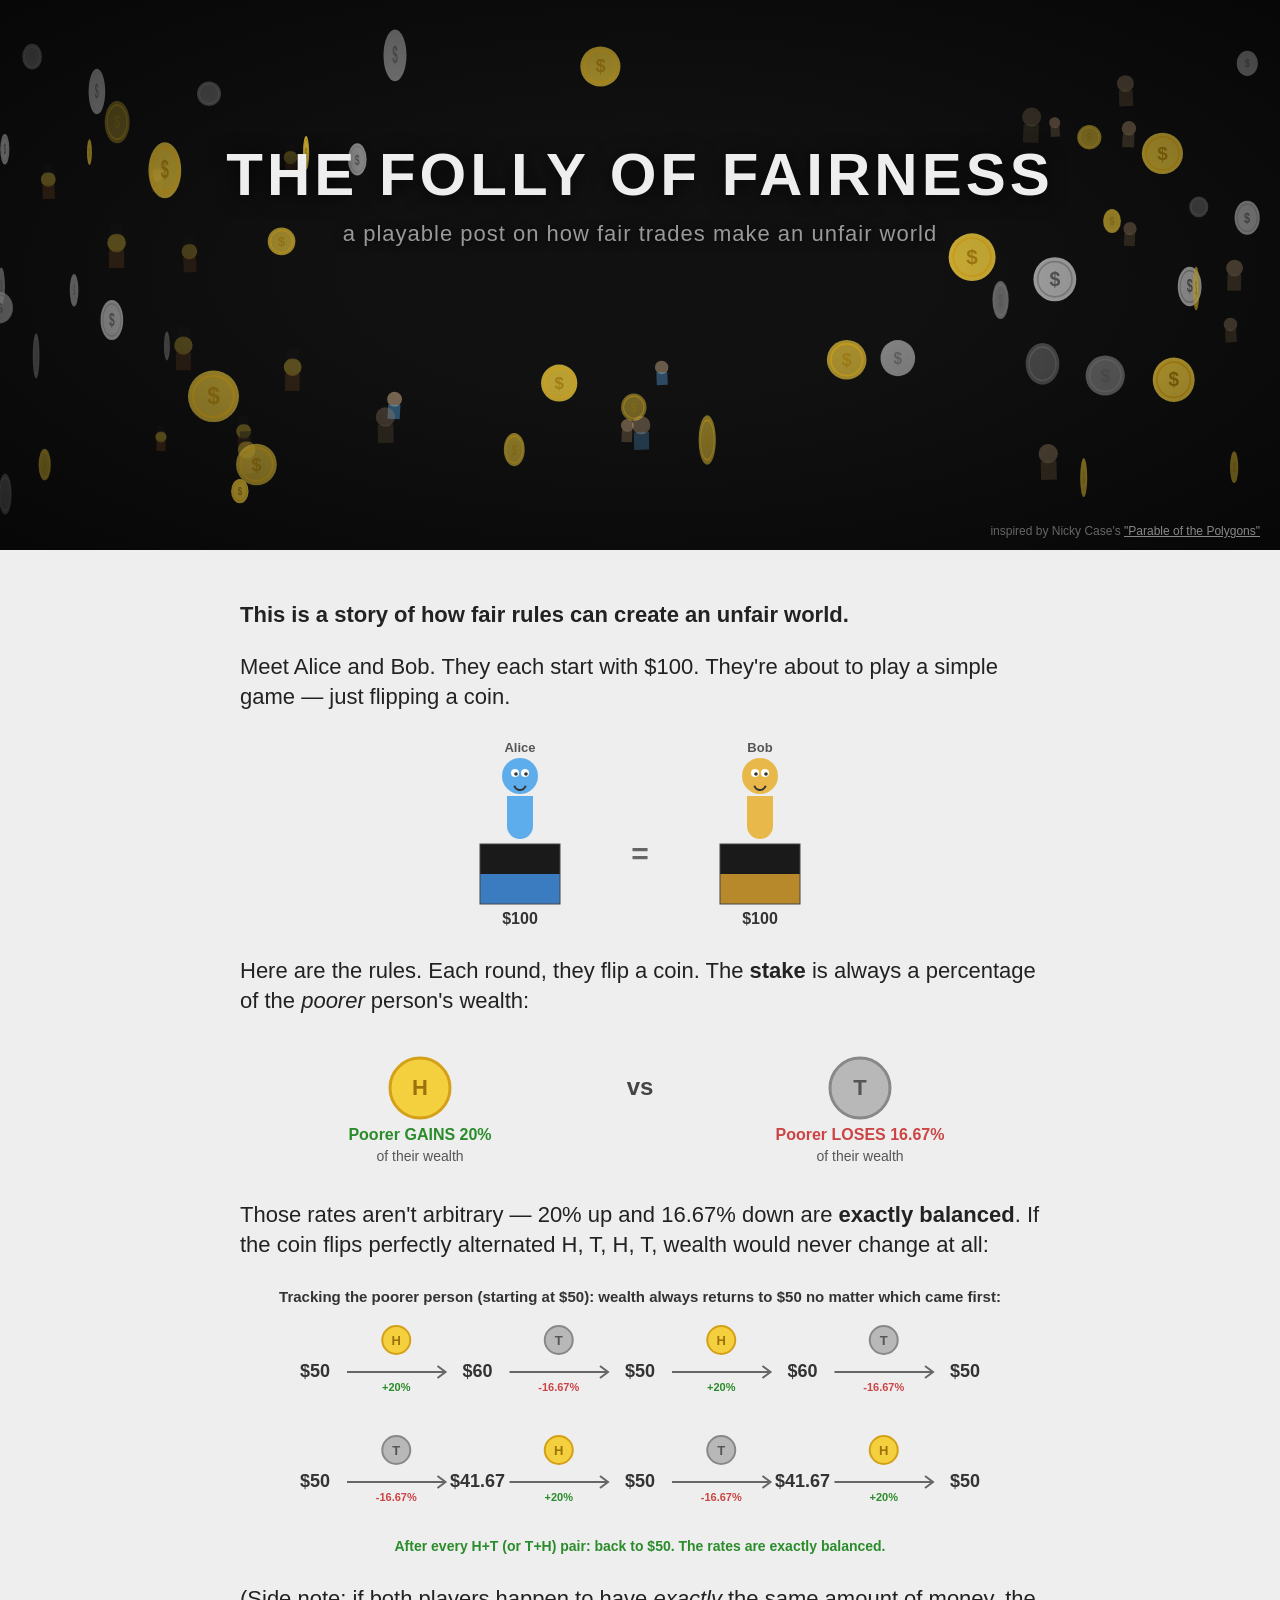
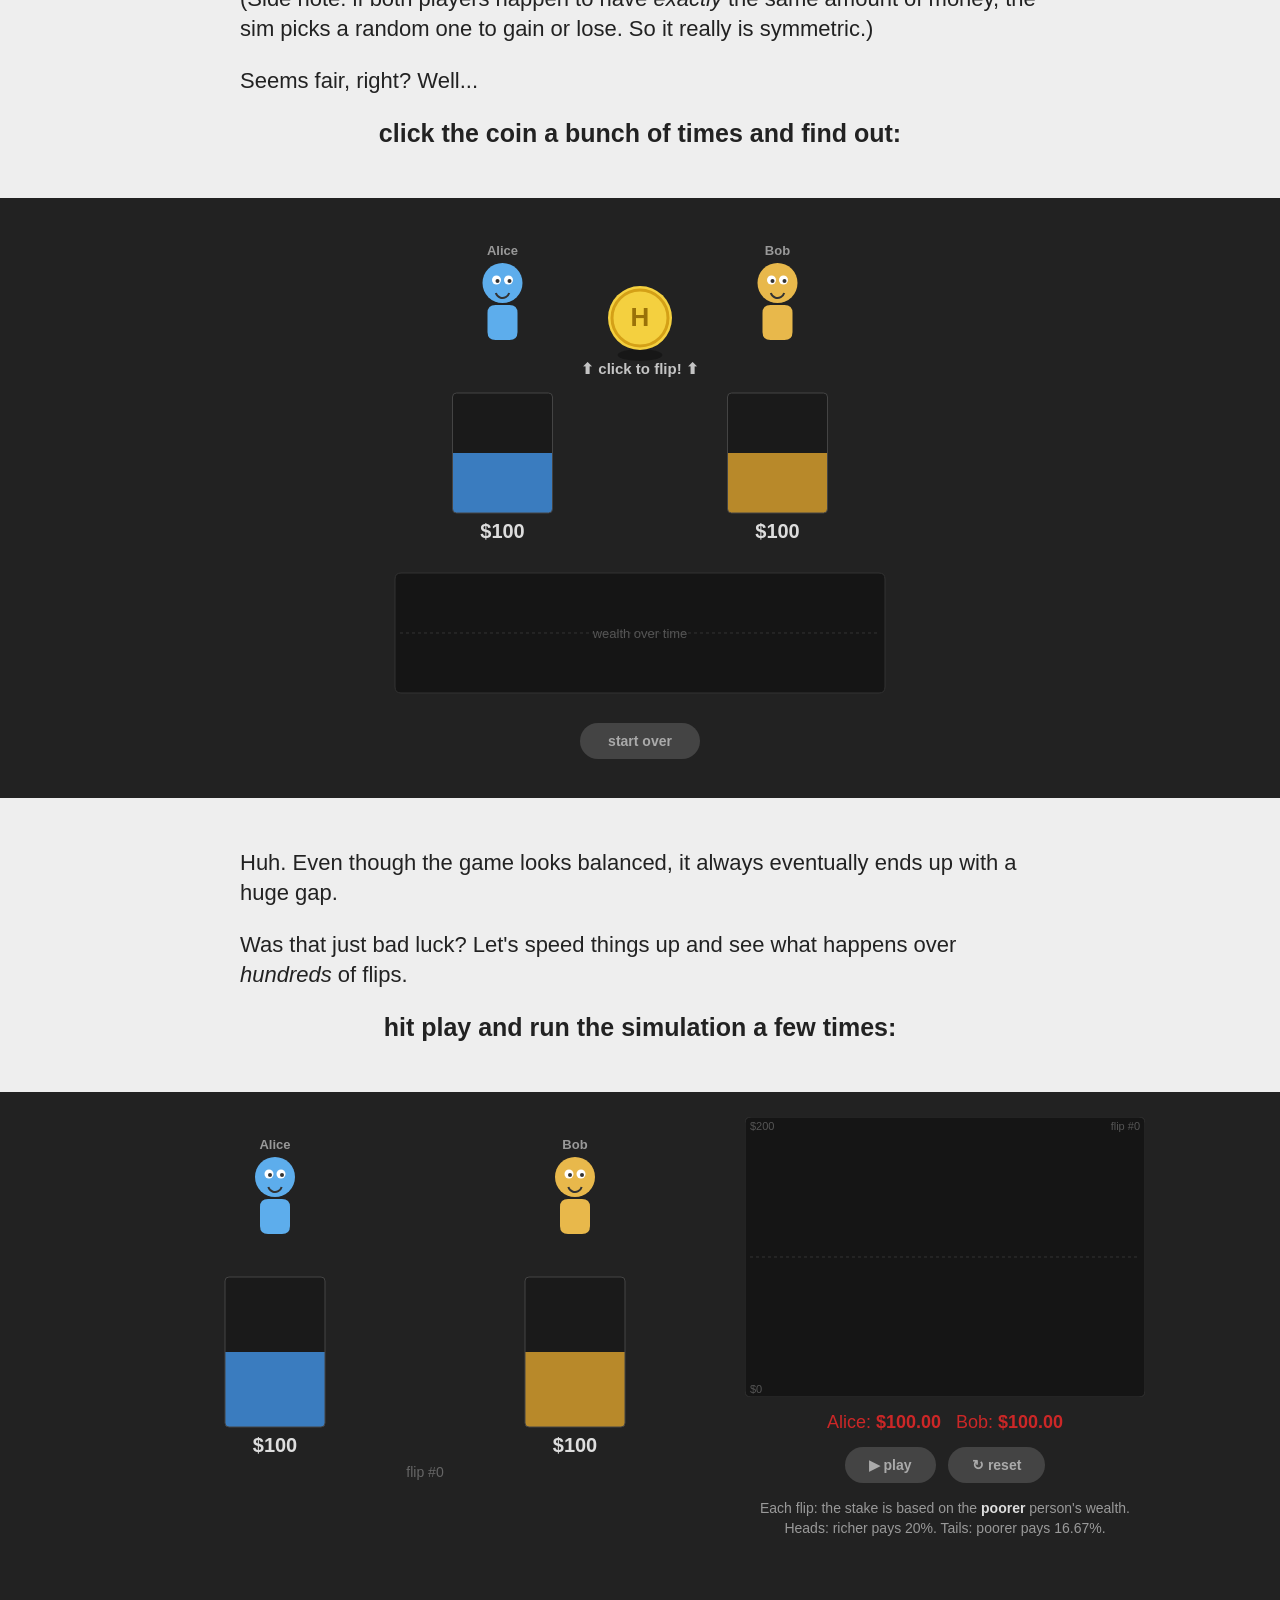
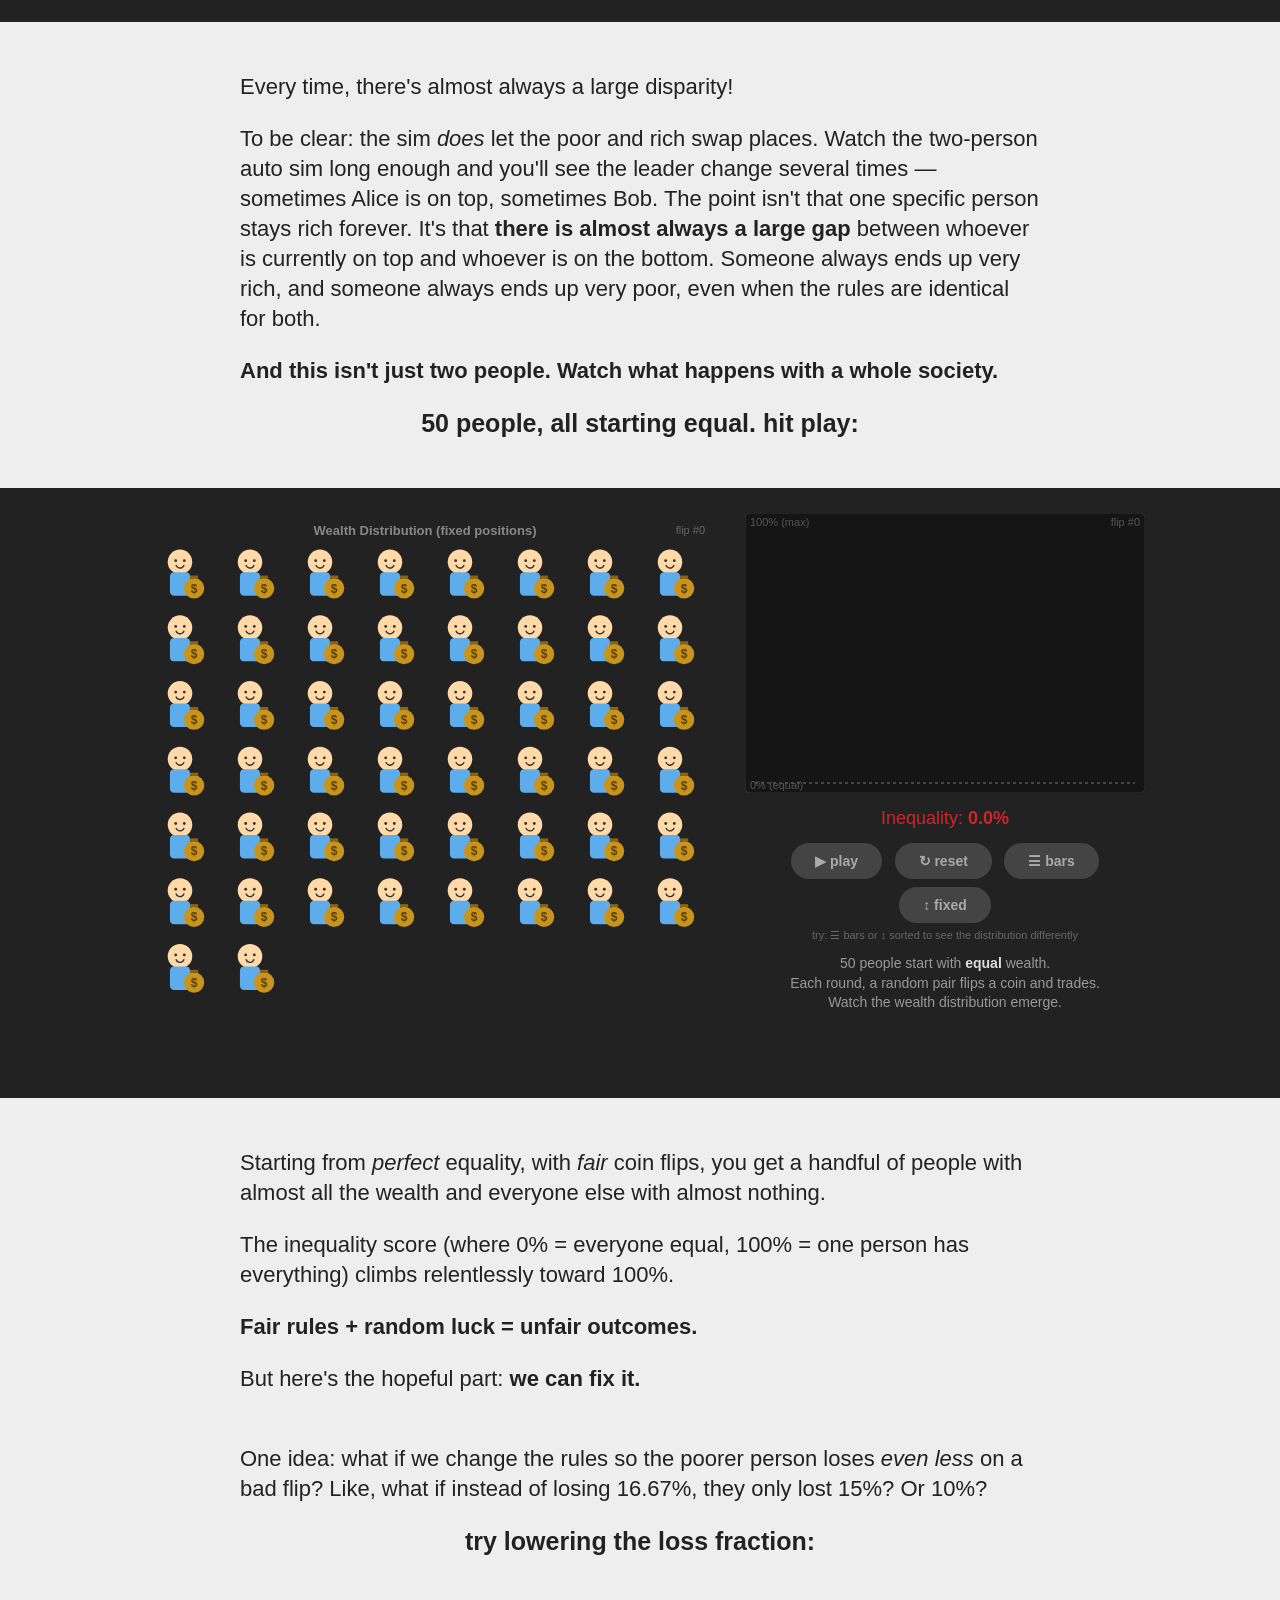
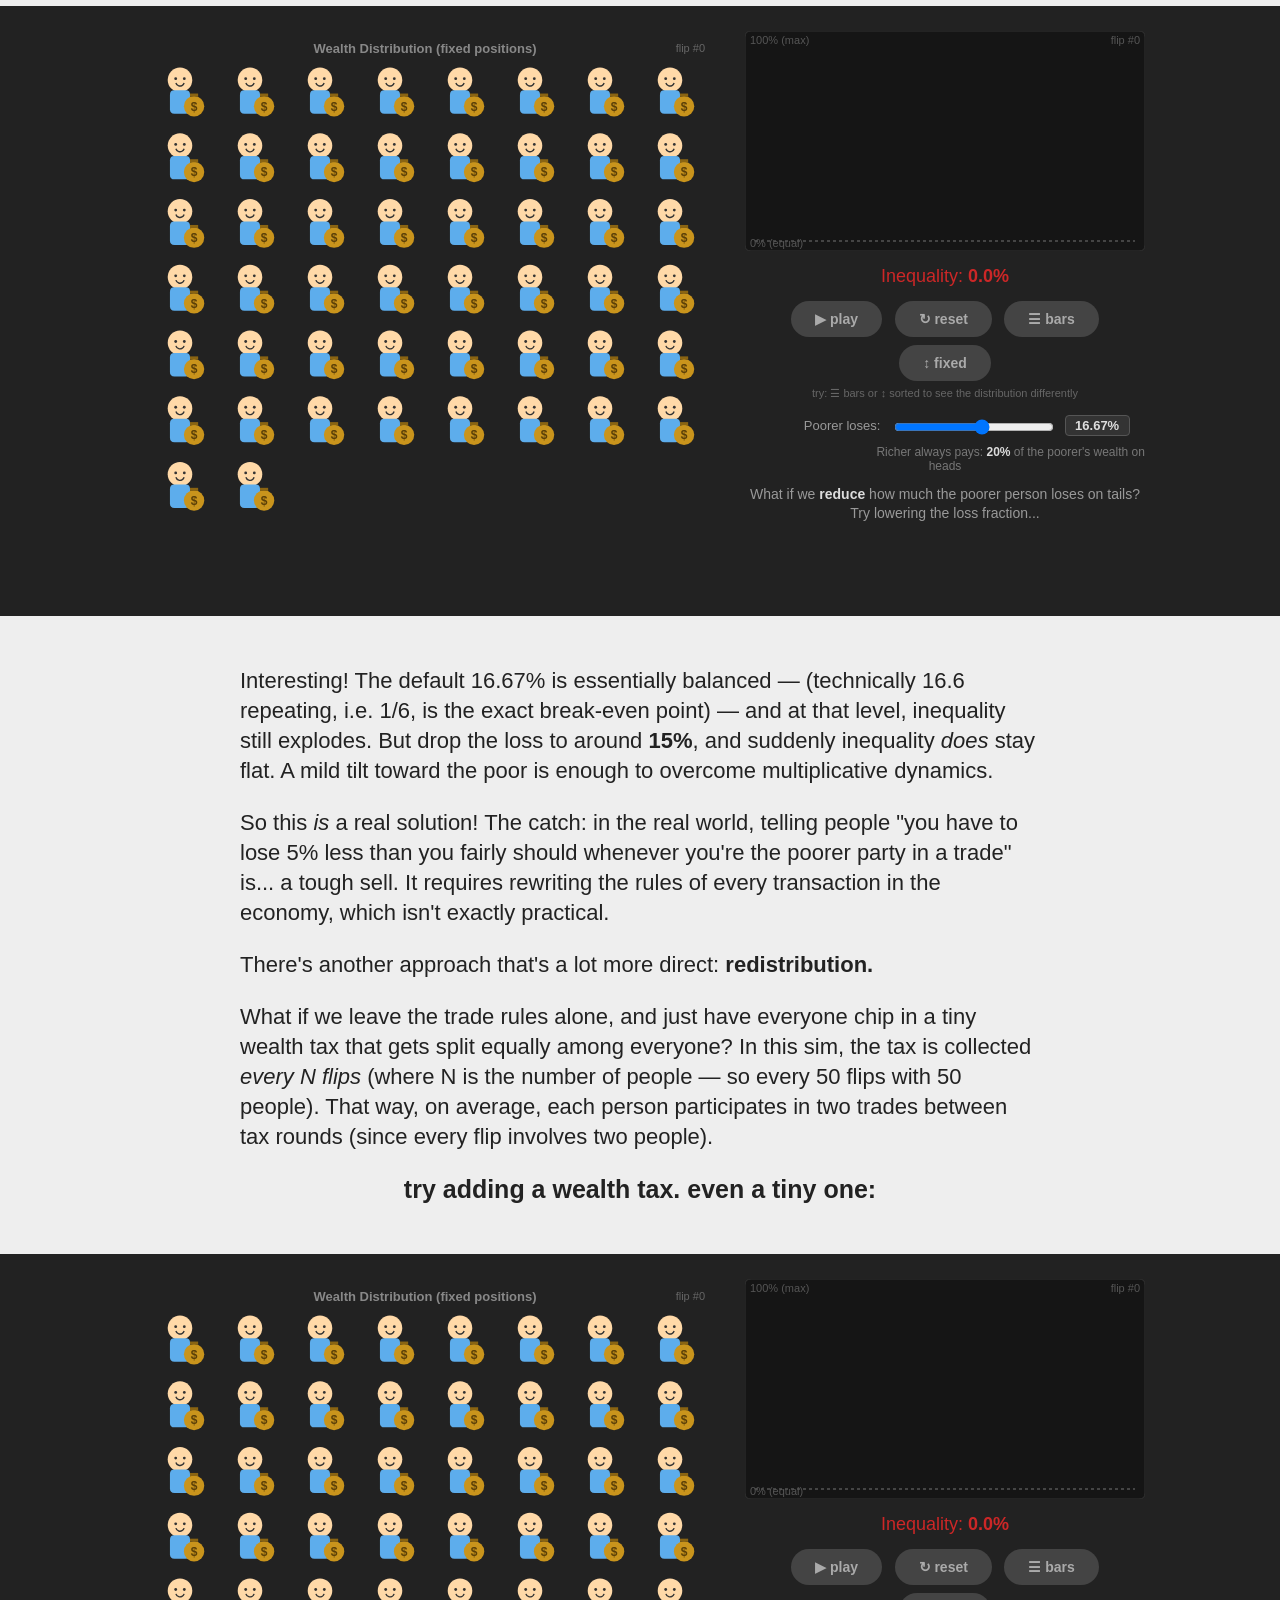
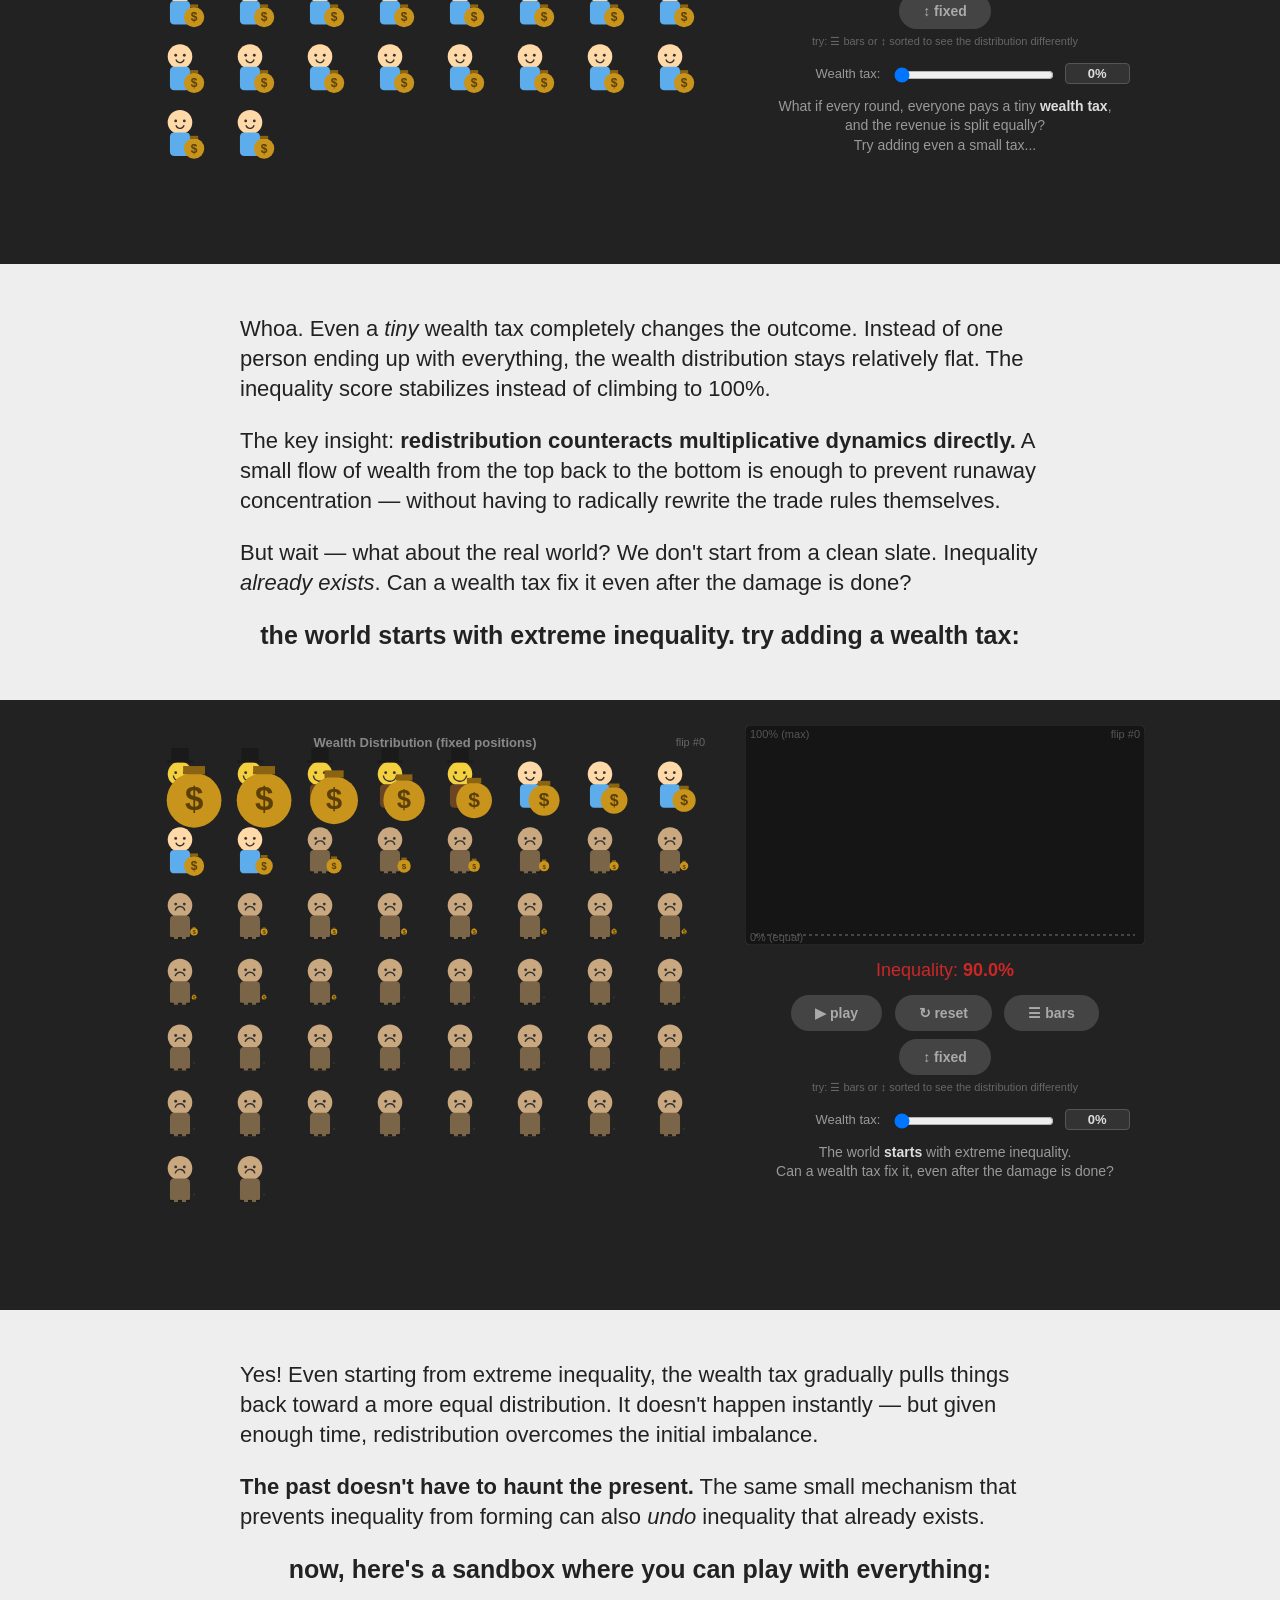
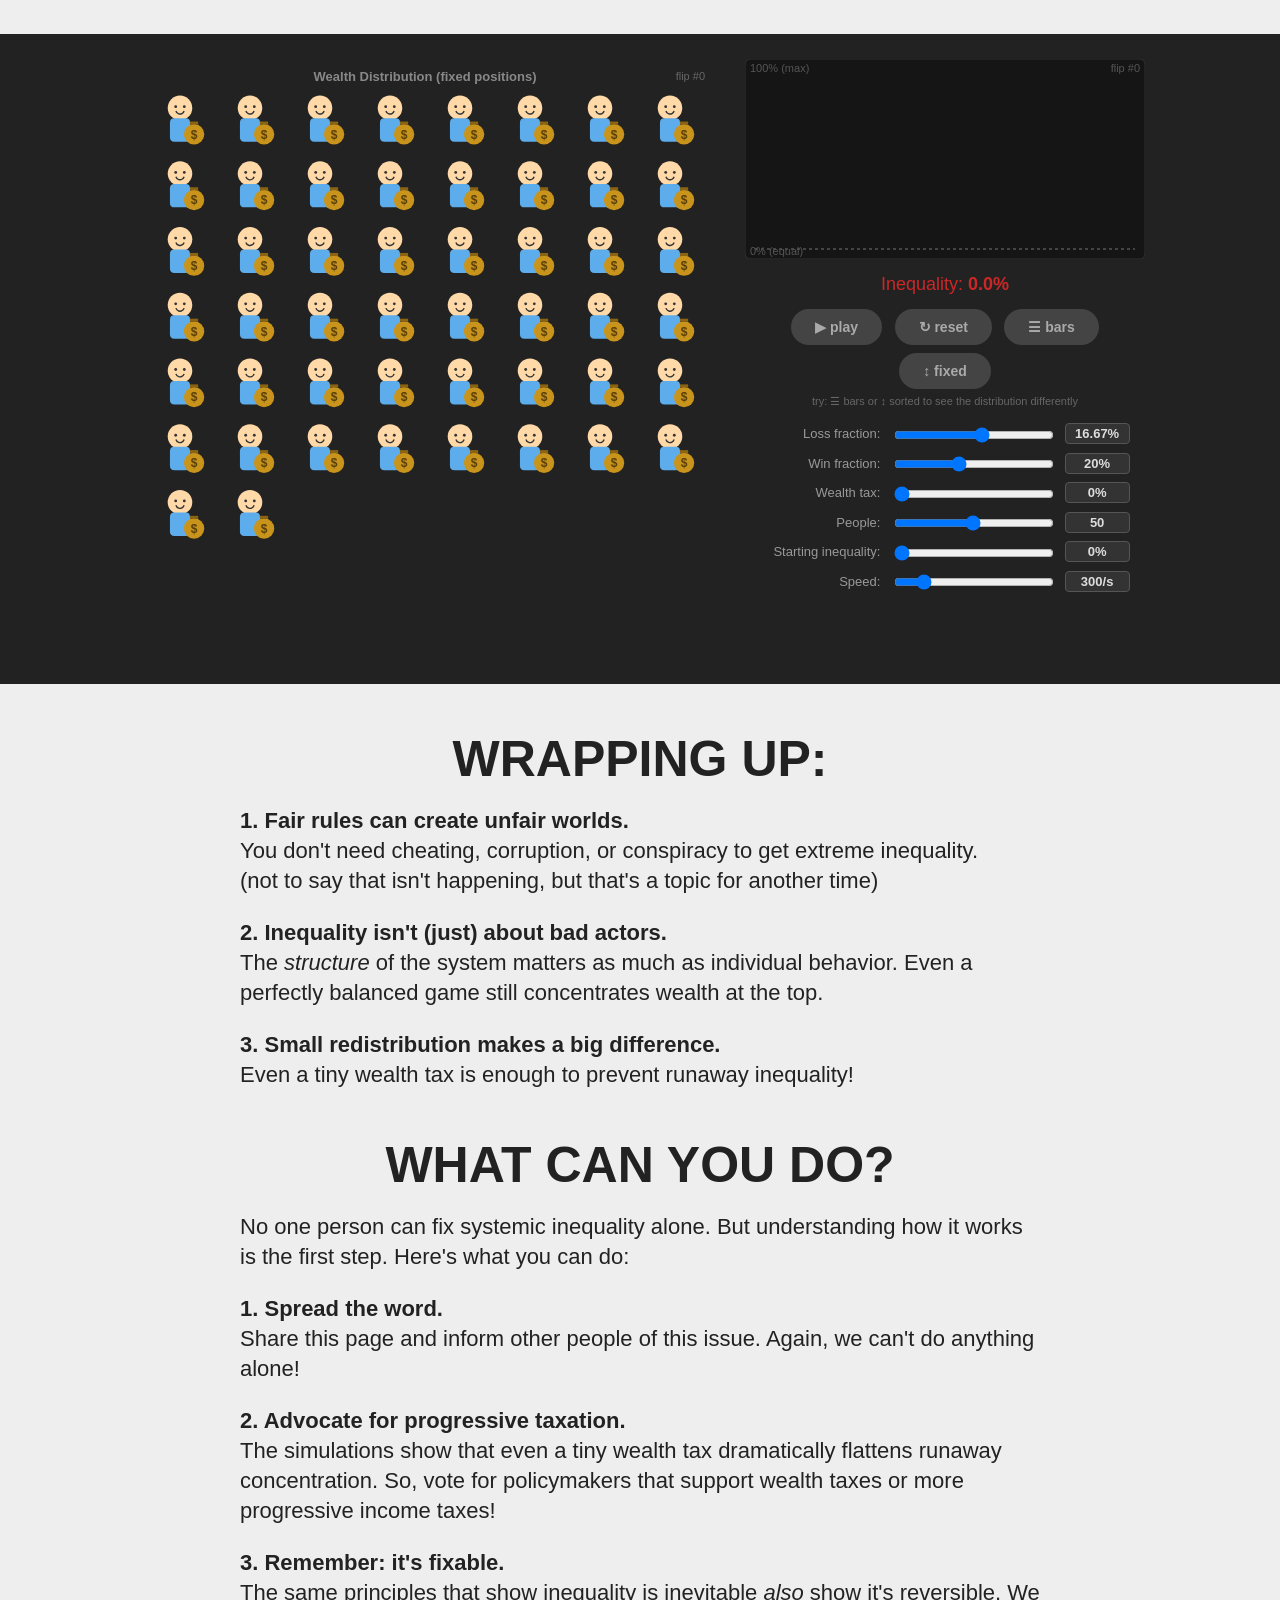
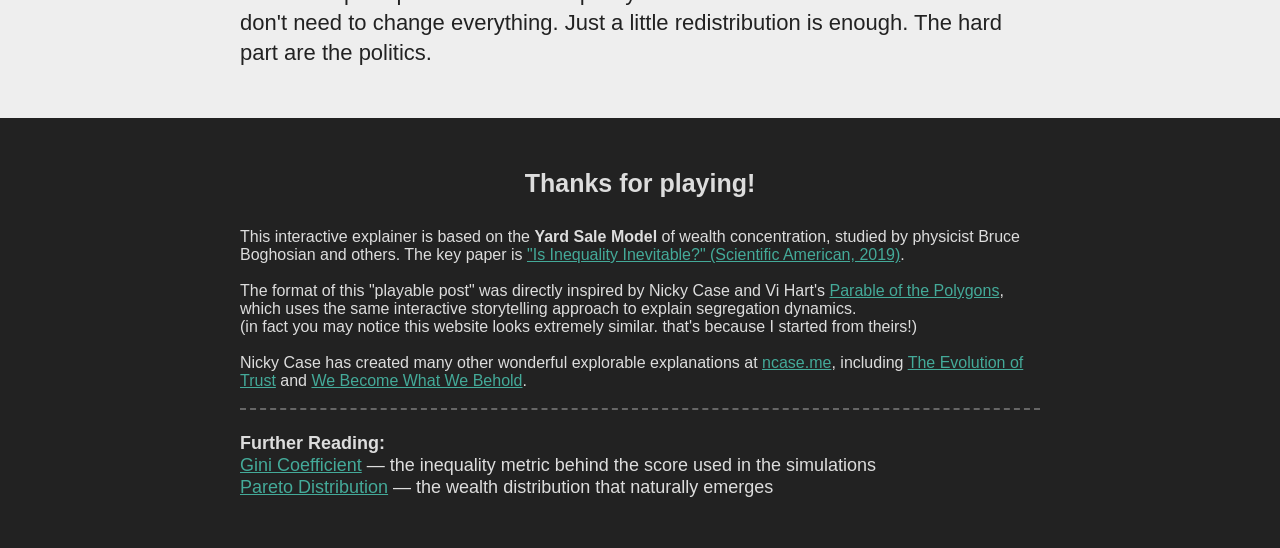
<file: index.html>
<!doctype html>
<html>
<head>

	<title>The Folly of Fairness - a playable post on wealth inequality</title>
	<meta name="description" content="A playable post on how fair trades can make an unfair world." />
	<link rel="icon" type="image/svg+xml" href="favicon.svg">

	<meta itemprop="name" content="The Folly of Fairness">
	<meta itemprop="description" content="A playable post on how fair trades can make an unfair world.">

	<meta name="twitter:card" content="summary_large_image">
	<meta name="twitter:title" content="The Folly of Fairness">
	<meta name="twitter:description" content="A playable post on how fair trades can make an unfair world.">

	<meta property="og:title" content="The Folly of Fairness">
	<meta property="og:type" content="website">
	<meta property="og:description" content="A playable post on how fair trades can make an unfair world.">

	<link href="css/index.css" rel="stylesheet" type="text/css">

</head>
<body>

	<!-- SPLASH -->
	<div id="intro_container">
		<div id="intro">
			<iframe src="play/intro/intro.html" id="intro_background" scrolling="no"></iframe>
		</div>
	</div>

	<!-- CHAPTER 1: INTRO -->
	<div class="chapter">

		<p><strong>This is a story of how fair rules can create an unfair world.</strong></p>
		<p>
			Meet Alice and Bob. They each start with $100.
			They're about to play a simple game &mdash;
			just flipping a coin.
		</p>

		<iframe playable src="play/mini/mini_equal.html" width="600" height="200" scrolling="no" style="margin:0 auto;display:block" embedded></iframe>

		<p>
			Here are the rules. Each round, they flip a coin.
			The <b>stake</b> is always a percentage of the <i>poorer</i> person's wealth:
		</p>

		<iframe playable src="play/mini/mini_expected.html" width="730" height="140" scrolling="no" style="margin:0 auto;display:block" embedded></iframe>

		<p>
			Those rates aren't arbitrary &mdash; 20% up and 16.67% down are <b>exactly balanced</b>.
			If the coin flips perfectly alternated H, T, H, T, wealth would never change at all:
		</p>

		<iframe playable src="play/mini/mini_balanced.html" width="730" height="280" scrolling="no" style="margin:0 auto;display:block" embedded></iframe>

		<p>
			(Side note: if both players happen to have <i>exactly</i> the same amount of money,
			the sim picks a random one to gain or lose. So it really is symmetric.)
		</p>
		<p>
			Seems fair, right? Well...
		</p>
		<div class="instruction">
			click the coin a bunch of times and find out:
		</div>

	</div>

	<!-- PLAYABLE: MANUAL TWO-PERSON -->
	<div class="playable">
		<iframe playable src="play/manual/manual.html" width="550" height="550"></iframe>
	</div>

	<!-- CHAPTER 2: WHAT HAPPENED -->
	<div class="chapter">
		<p>
			Huh. Even though the game looks balanced,
			it always eventually ends up with a huge gap.
		</p>
		<p>
			Was that just bad luck? Let's speed things up and see what happens
			over <i>hundreds</i> of flips.
		</p>
		<div class="instruction">
			hit play and run the simulation a few times:
		</div>
	</div>

	<!-- PLAYABLE: AUTO TWO-PERSON -->
	<div class="playable">
		<iframe playable src="play/automatic/auto_two.html" style="position:relative;left:10px" width="1050" height="480"></iframe>
	</div>

	<!-- CHAPTER 3: WHY -->
	<div class="chapter">
		<p>
			Every time, there's almost always a large disparity!
		</p>
		<p>
			To be clear: the sim <i>does</i> let the poor and rich swap places.
			Watch the two-person auto sim long enough and you'll see
			the leader change several times &mdash;
			sometimes Alice is on top, sometimes Bob.
			The point isn't that one specific person stays rich forever.
			It's that <b>there is almost always a large gap</b> between
			whoever is currently on top and whoever is on the bottom.
			Someone always ends up very rich, and someone always ends up very poor,
			even when the rules are identical for both.
		</p>
		<p>
			<strong>And this isn't just two people. Watch what happens with a whole society.</strong>
		</p>
		<div class="instruction">
			50 people, all starting equal. hit play:
		</div>
	</div>

	<!-- PLAYABLE: MULTI-PERSON -->
	<div class="playable">
		<iframe playable src="play/automatic/auto_multi.html" style="position:relative;left:10px" width="1050" height="560"></iframe>
	</div>

	<!-- CHAPTER 4: THE RESULT -->
	<div class="chapter">
		<p>
			Starting from <i>perfect</i> equality, with <i>fair</i> coin flips,
			you get a handful of people with almost all the wealth
			and everyone else with almost nothing.
		</p>
		<p>
			The inequality score (where 0% = everyone equal, 100% = one person has everything)
			climbs relentlessly toward 100%.
		</p>
		<p>
			<b>Fair rules + random luck = unfair outcomes.</b>
			<br>
		</p>
		<p>
			But here's the hopeful part: <b>we can fix it.</b>
		</p>
	</div>

	<!-- CHAPTER 5: FIX IT - LOSS FRACTION -->
	<div class="chapter">
		<p>
			One idea: what if we change the rules so the poorer person loses <i>even less</i> on a bad flip?
			Like, what if instead of losing 16.67%, they only lost 15%? Or 10%?
		</p>
		<div class="instruction">
			try lowering the loss fraction:
		</div>
	</div>

	<!-- PLAYABLE: FIX - LOSS SLIDER -->
	<div class="playable">
		<iframe playable src="play/automatic/auto_fix.html" style="position:relative;left:10px" width="1050" height="560"></iframe>
	</div>

	<!-- CHAPTER 6: IT WORKS, BUT... -->
	<div class="chapter">
		<p>
			Interesting! The default 16.67% is essentially balanced &mdash;
			(technically 16.6 repeating, i.e. 1/6, is the exact break-even point) &mdash;
			and at that level, inequality still explodes.
			But drop the loss to around <b>15%</b>, and suddenly inequality <i>does</i> stay flat.
			A mild tilt toward the poor is enough to overcome multiplicative dynamics.
		</p>
		<p>
			So this <i>is</i> a real solution! The catch: in the real world,
			telling people "you have to lose 5% less than you fairly should
			whenever you're the poorer party in a trade" is... a tough sell.
			It requires rewriting the rules of every transaction in the economy,
			which isn't exactly practical.
		</p>
		<p>
			There's another approach that's a lot more direct:
			<b>redistribution.</b>
		</p>
		<p>
			What if we leave the trade rules alone,
			and just have everyone chip in a tiny wealth tax
			that gets split equally among everyone?
			In this sim, the tax is collected <i>every N flips</i>
			(where N is the number of people &mdash; so every 50 flips with 50 people).
			That way, on average, each person participates in two trades between tax rounds
			(since every flip involves two people).
		</p>
		<div class="instruction">
			try adding a wealth tax. even a tiny one:
		</div>
	</div>

	<!-- PLAYABLE: FIX - WEALTH TAX -->
	<div class="playable">
		<iframe playable src="play/automatic/auto_tax.html" style="position:relative;left:10px" width="1050" height="560"></iframe>
	</div>

	<!-- CHAPTER 7: IT WORKS -->
	<div class="chapter">
		<p>
			Whoa. Even a <i>tiny</i> wealth tax completely changes the outcome.
			Instead of one person ending up with everything,
			the wealth distribution stays relatively flat.
			The inequality score stabilizes instead of climbing to 100%.
		</p>
		<p>
			The key insight: <b>redistribution counteracts multiplicative dynamics directly.</b>
			A small flow of wealth from the top back to the bottom
			is enough to prevent runaway concentration &mdash;
			without having to radically rewrite the trade rules themselves.
		</p>
		<p>
			But wait &mdash; what about the real world?
			We don't start from a clean slate.
			Inequality <i>already exists</i>. Can a wealth tax fix it even after the damage is done?
		</p>
		<div class="instruction">
			the world starts with extreme inequality. try adding a wealth tax:
		</div>
	</div>

	<!-- PLAYABLE: FIX EXISTING INEQUALITY -->
	<div class="playable">
		<iframe playable src="play/automatic/auto_fix_unequal.html" style="position:relative;left:10px" width="1050" height="560"></iframe>
	</div>

	<!-- CHAPTER: YES IT WORKS -->
	<div class="chapter">
		<p>
			Yes! Even starting from extreme inequality, the wealth tax
			gradually pulls things back toward a more equal distribution.
			It doesn't happen instantly &mdash; but given enough time,
			redistribution overcomes the initial imbalance.
		</p>
		<p>
			<b>The past doesn't have to haunt the present.</b>
			The same small mechanism that prevents inequality from forming
			can also <i>undo</i> inequality that already exists.
		</p>
		<div class="instruction">
			now, here's a sandbox where you can play with everything:
		</div>
	</div>

	<!-- PLAYABLE: SANDBOX -->
	<div class="playable">
		<iframe playable src="play/automatic/auto_sandbox.html" style="position:relative;left:10px" width="1050" height="600"></iframe>
	</div>

	<!-- CHAPTER: WRAP UP -->
	<div class="chapter">
		<div class="instruction" style="font-size:50px; line-height:50px">
			WRAPPING UP:
		</div>
		<p>
			<b>1. Fair rules can create unfair worlds.</b>
			<br>
			You don't need cheating, corruption, or conspiracy to get extreme inequality.
			<br/>
			(not to say that isn't happening, but that's a topic for another time)
		</p>
		<p>
			<b>2. Inequality isn't (just) about bad actors.</b>
			<br>
			The <i>structure</i> of the system matters as much as individual behavior.
			Even a perfectly balanced game still concentrates wealth at the top.
		</p>
		<p>
			<b>3. Small redistribution makes a big difference.</b>
			<br>
			Even a tiny wealth tax is enough to prevent runaway inequality!
		</p>
	</div>

	<!-- WHAT CAN YOU DO -->
	<div class="chapter">
		<div class="instruction" style="font-size:50px; line-height:50px">
			WHAT CAN YOU DO?
		</div>
		<p>
			No one person can fix systemic inequality alone.
			But understanding how it works is the first step.
			Here's what you can do:
		</p>
		<p>
			<b>1. Spread the word.</b>
			<br>
			Share this page and inform other people of this issue. Again, we can't do anything alone!
		</p>
		<p>
			<b>2. Advocate for progressive taxation.</b>
			<br>
			The simulations show that even a tiny wealth tax
			dramatically flattens runaway concentration. So, vote for policymakers that support wealth taxes or more progressive income taxes!
		</p>
		<p>
			<b>3. Remember: it's fixable.</b>
			<br>
			The same principles that show inequality is inevitable <i>also</i> show
			it's reversible. We don't need to change everything.
			Just a little redistribution is enough. The hard part are the politics.
		</p>
	</div>

	<!-- REFERENCES -->
	<div style="width: 100%; background: #222; overflow: hidden; color:#ddd">
		<div class="chapter">
			<div class="instruction">
				Thanks for playing!
			</div>
			<br>
			<div style="font-size:16px; line-height:18px">

				This interactive explainer is based on the <b>Yard Sale Model</b>
				of wealth concentration, studied by physicist Bruce Boghosian
				and others. The key paper is
				<a target="_blank" href="https://www.scientificamerican.com/article/is-inequality-inevitable/">
				"Is Inequality Inevitable?" (Scientific American, 2019)</a>.

				<br><br>

				The format of this "playable post" was directly inspired by
				Nicky Case and Vi Hart's
				<a target="_blank" href="https://ncase.me/polygons/">
				Parable of the Polygons</a>,
				which uses the same interactive storytelling approach
				to explain segregation dynamics.
				<br/>
				(in fact you may notice this website looks extremely similar. that's because I started from theirs!)

				<br><br>

				Nicky Case has created many other wonderful explorable explanations at
				<a target="_blank" href="https://ncase.me/">ncase.me</a>,
				including
				<a target="_blank" href="https://ncase.me/trust/">The Evolution of Trust</a>
				and
				<a target="_blank" href="https://ncase.itch.io/wbwwb">We Become What We Behold</a>.

				<br><br>
				<div style="border-bottom: 2px dashed #666"></div>

				<span style="font-size:18px; line-height:22px">
					<br>
					<b>Further Reading:</b><br>
					<a target="_blank" href="https://en.wikipedia.org/wiki/Gini_coefficient">Gini Coefficient</a> &mdash; the inequality metric behind the score used in the simulations<br>
					<a target="_blank" href="https://en.wikipedia.org/wiki/Pareto_distribution">Pareto Distribution</a> &mdash; the wealth distribution that naturally emerges<br>
				</span>
			</div>
		</div>
	</div>

</body>

<script src="js/Mouse.js"></script>
<script src="js/intro.js"></script>

</html>
</file>
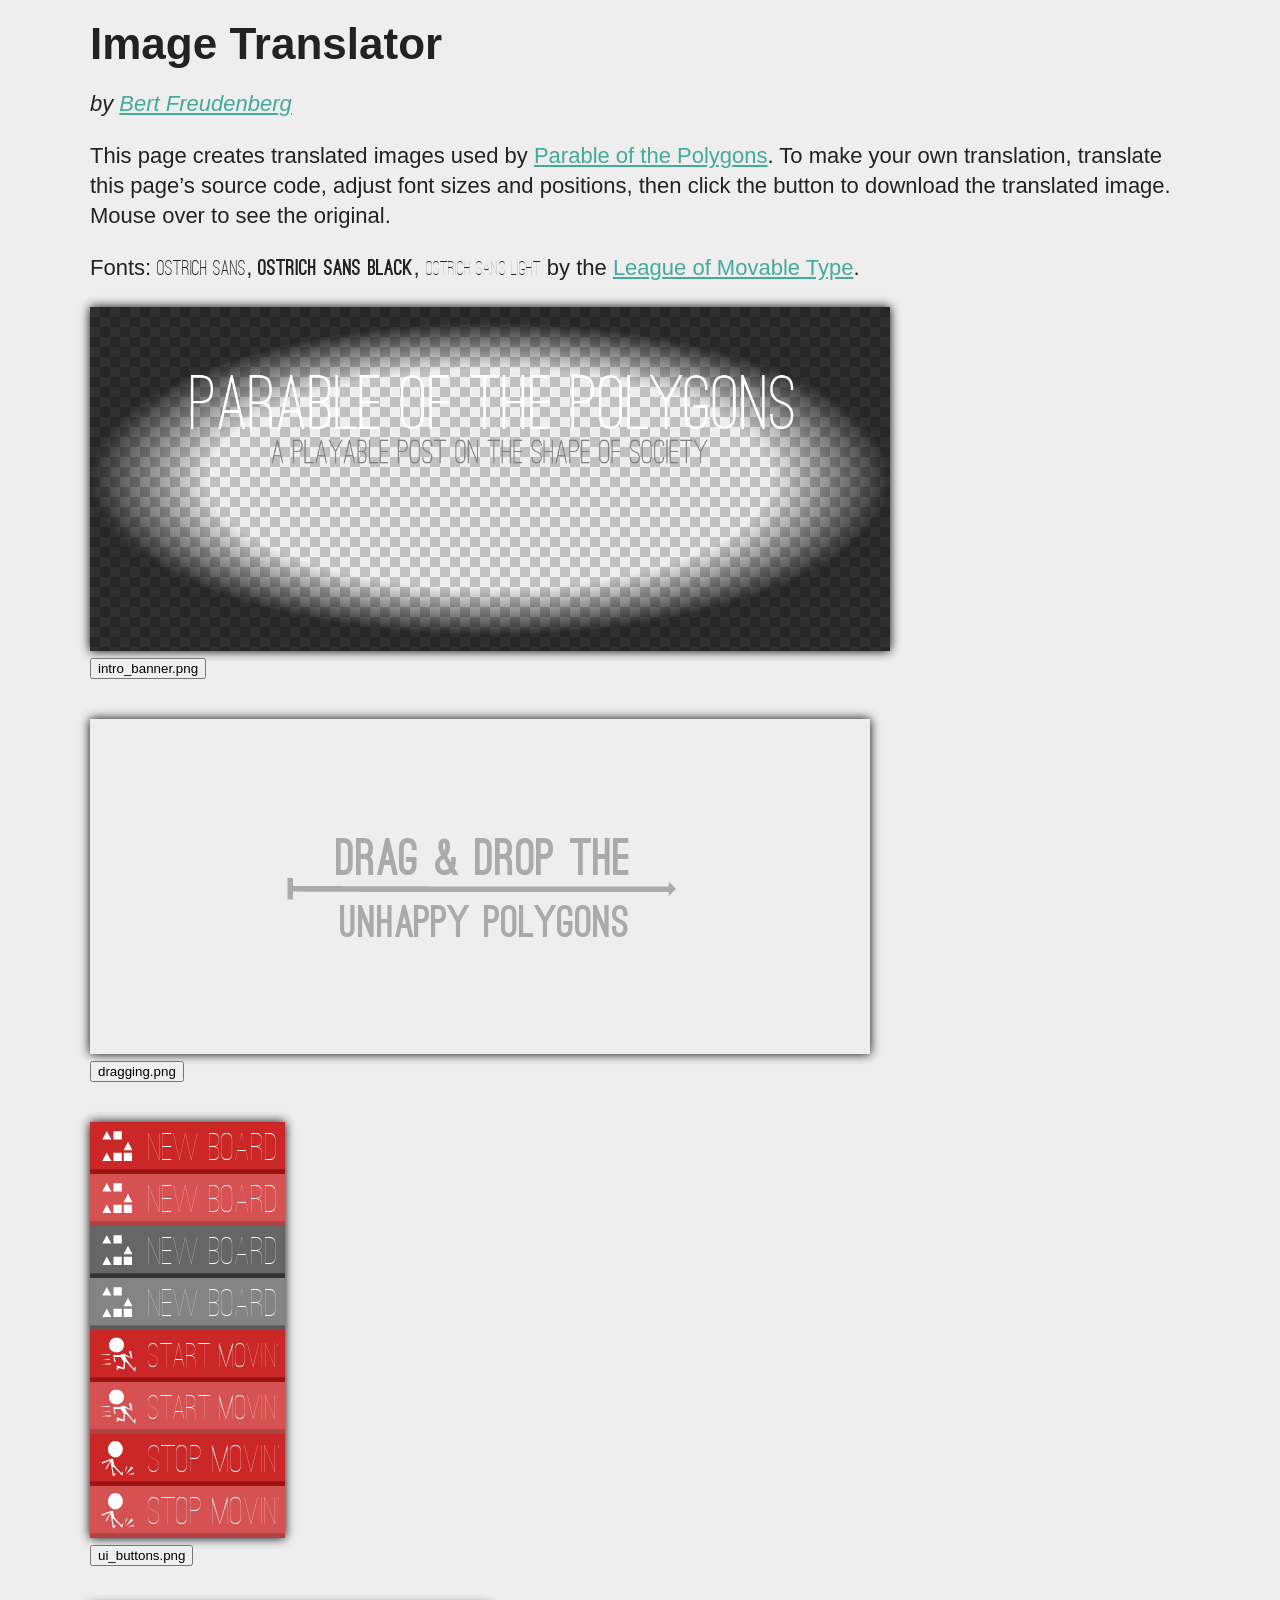
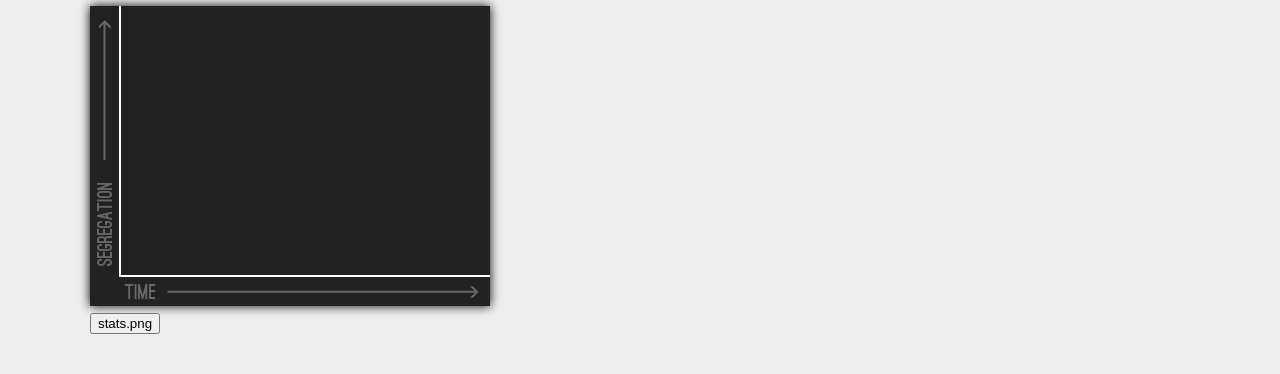
<file: translator/translator.html>
<!doctype html>
<html>
<head>
    <meta charset="utf-8">
    <title>Image Translator</title>
    <link href="../css/index.css" rel="stylesheet" type="text/css">
    <link href="fonts/ostrich-sans.css" rel="stylesheet" type="text/css">
    <style>
        body {
            max-width: 800px;
            margin: auto;
        }
        .ostrich {
            font-family: 'Ostrich Sans';
        }
        .ostrich-black {
            font-family: 'Ostrich Sans Black';
        }
        .ostrich-light {
            font-family: 'Ostrich Sans Light';
        }
        img, canvas {
            display: block;
            max-width: 800px;
            box-shadow: 0px 0px 10px black;
            background-image: linear-gradient(45deg, silver 25%, transparent 25%, transparent 75%, silver 75%, silver), 
                linear-gradient(45deg, silver 25%, transparent 25%, transparent 75%, silver 75%, silver);
            background-size: 20px 20px;
            background-position: 0 0, 10px 10px;
        }
        button {
            margin: 0 0 40px 0;
        }
    </style>
    <script src="lib/canvas-toBlob.js"></script>
    <script src="lib/FileSaver.js"></script>
    <script>
    // delay drawing until fonts and images have been loaded
    var drawFuncs = [];
    function draw(drawFunc) {
        // add canvas after img
        var images = document.getElementsByTagName("img"),
            img = images[images.length - 1],
            filename = img.src.match(".*[^/]/(.*)$")[1],
            canvas = document.createElement("canvas"),
            ctx = canvas.getContext("2d");
        drawFuncs.push(function(){
            canvas.width = img.naturalWidth;
            canvas.height = img.naturalHeight;
            drawFunc(ctx, img);
        });
        canvas.onmouseenter = function(){canvas.parentNode.replaceChild(img, canvas)};
        img.onmouseleave = function(){img.parentNode.replaceChild(canvas, img)};
        img.onmouseleave();
        img.onmousedown = function(evt){
            console.log([evt.pageX - evt.target.offsetLeft, evt.pageY - evt.target.offsetTop]);
        };        
        // make download button
        var button = document.createElement("button");
        document.body.appendChild(button);
        button.innerHTML = filename;
        button.onclick = function() {
            canvas.toBlob(function(blob) {
                saveAs(blob, filename);
            });
        }
    }
    function hex(n) {
        return (n < 16 ? "0" : "") + n.toString(16);
    }
    function tapeRect(ctx, x, y, w, h) {
        var pixels= ctx.getImageData(x, y, 1, 1).data,
            color = "#" + hex(pixels[0]) + hex(pixels[1]) + hex(pixels[2]);
        ctx.fillStyle = color;
        ctx.fillRect(x, y, w, h);
    }
    function putText(ctx, x, y, height, color, font, text) {
        ctx.fillStyle = color;
        ctx.font = height + "px '" + font + "'";
        ctx.fillText(text, x, y);
    }
    window.onload = function() {
        drawFuncs.forEach(function (f) { f() });
    }
    </script>
</head>
<body>
    <h1>Image Translator</h1>
    <em>by <a href="https://github.com/bertfreudenberg">Bert Freudenberg</a></em>
    <p>This page creates translated images used by <a href="http://ncase.me/polygons/">Parable of the Polygons</a>.
    To make your own translation, translate this page’s source code, adjust font sizes and positions, then click the button to download the translated image.
    Mouse over to see the original.</p>

    <p>Fonts: <span class="ostrich">Ostrich Sans</span>,
        <span class="ostrich-black">Ostrich Sans Black</span>,
        <span class="ostrich-light">Ostrich Sans Light</span> by the
        <a href="https://www.theleagueofmoveabletype.com/ostrich-sans">League of Movable Type</a>.</p>

    <img src="../play/intro/intro_banner.png"></img>
    <script>
        draw(function(ctx) {
            var gradient = ctx.createRadialGradient(0.5, 0.5, 0.35, 0.5, 0.5, 0.5);
            gradient.addColorStop(0, "rgba(0, 0, 0, 0.0)");
            gradient.addColorStop(1, "rgba(0, 0, 0, 0.8)");
            ctx.save()
                ctx.translate(0, 25);
                ctx.scale(1280, 500);
                ctx.fillStyle = gradient;
                ctx.fillRect(0, -0.1, 1, 1.2);
            ctx.restore();
            putText(ctx, 160, 195, 128, "white", "Ostrich Sans", "Parable of the Polygons");
            putText(ctx, 290, 250, 56, "gray", "Ostrich Sans", "A Playable Post on the Shape of Society");
        })
    </script>

    <img src="../play/mini/dragging.png"></img>
    <script>
        draw(function(ctx, img) {
            ctx.drawImage(img, 0, 0);
            for (var y = 100; y < 200; y += 80)
                tapeRect(ctx, 220, y, 340, 60);
            putText(ctx, 246, 156, 50, "#aaa", "Ostrich Sans Black", "Drag & Drop the");
            putText(ctx, 250, 218, 44, "#aaa", "Ostrich Sans Black", "Unhappy Polygons");
        })
    </script>

    <img src="../play/img/ui_buttons.png"></img>
    <script>
        draw(function(ctx, img) {
            ctx.drawImage(img, 0, 0);
            for (var y = 6; y < 408; y += 52)
                tapeRect(ctx, 56, y, 133, 34);
            for (var y = 38; y < 200; y += 52)
                putText(ctx, 58, y, 42, "#fff", "Ostrich Sans Light", "New Board");
            for (var y = 245; y < 300; y += 52)
                putText(ctx, 58, y, 36, "#fff", "Ostrich Sans Light", "Start Movin'");
            for (var y = 350; y < 450; y += 52)
                putText(ctx, 58, y, 41, "#fff", "Ostrich Sans Light", "Stop Movin'");
        })
    </script>

    <img src="../play/img/stats.png"></img>
    <script>
        draw(function(ctx, img) {
            ctx.drawImage(img, 0, 0);
            tapeRect(ctx, 5, 164, 20, 105);
            tapeRect(ctx, 30, 275, 40, 18);
            putText(ctx, 35, 293, 20, "#666", "Ostrich Sans Black", "Time");
            ctx.rotate(Math.PI/-2);
            putText(ctx, -260, 22, 20, "#666", "Ostrich Sans Black", "Segregation");
        })
    </script>
</body>
</html>
</file>
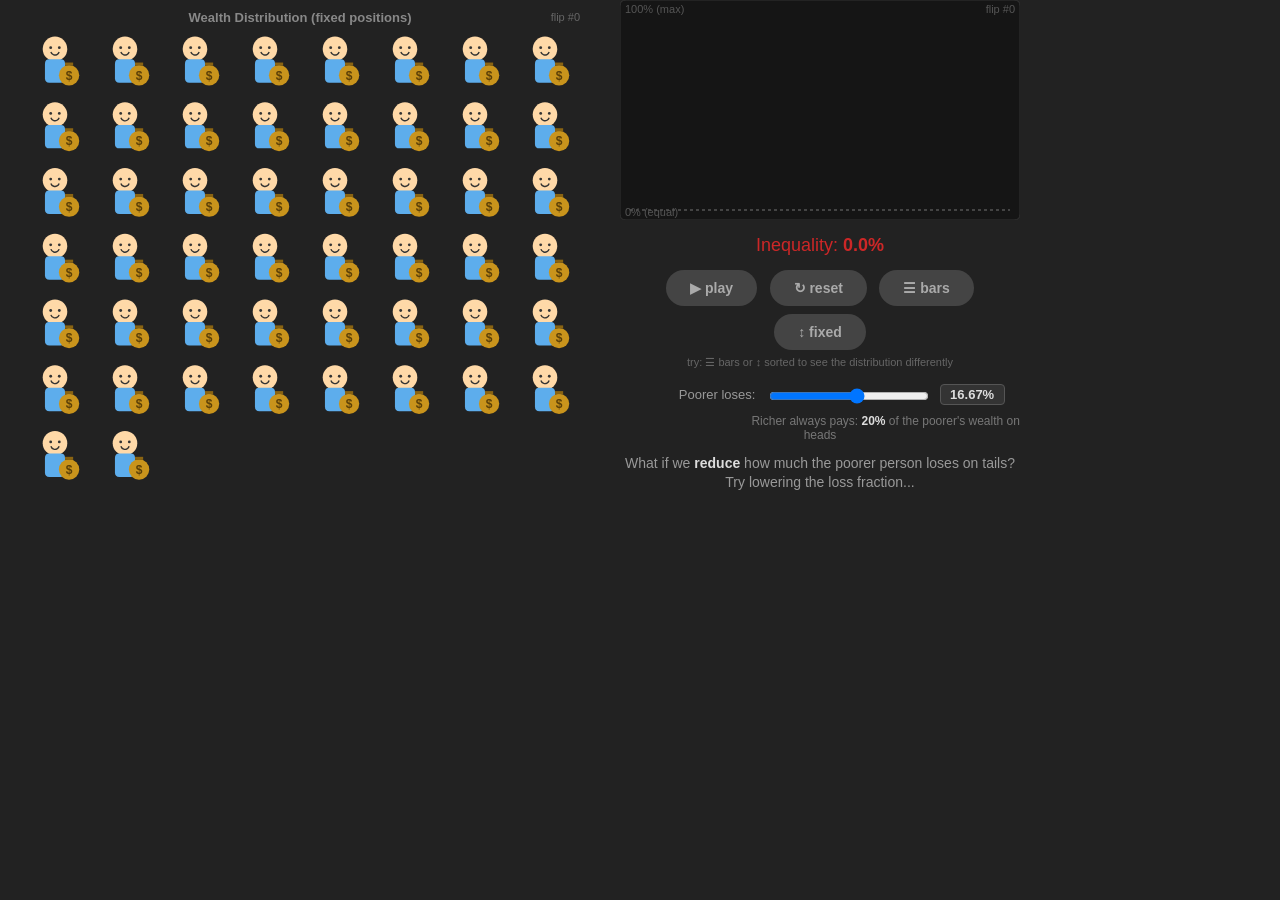
<file: play/automatic/auto_fix.html>
<!doctype html>
<html>
<head>
	<title>Yard Sale - Fix Inequality</title>
	<link href="automatic.css" rel="stylesheet" type="text/css">
</head>
<body>
	<div id="container">
		<div id="main_area">
			<canvas id="canvas" width="600" height="500"></canvas>
		</div>
		<div id="stats">
			<canvas id="stats_canvas" width="400" height="220"></canvas>
			<div id="stats_text"></div>
			<div>
				<div class="btn" id="moving" onclick="START_SIM=!START_SIM; updateButtons()">&#x25B6; play</div>
				<div class="btn" id="reset_btn" onclick="reset()">&#x21BB; reset</div>
				<div class="btn" id="view_toggle" onclick="toggleView()">&#x2630; bars</div>
				<div class="btn" id="sort_toggle" onclick="toggleSort()">&#x2195; fixed</div>
			</div>
			<div class="view-hint">try: &#x2630; bars or &#x2195; sorted to see the distribution differently</div>
			<div id="controls">
				<div class="slider-row">
					<label>Poorer loses:</label>
					<input type="range" id="sl_lose" min="0.1" max="30" value="16.67" step="0.1" oninput="updateLose()">
					<input class="val" id="val_lose" value="16.67%" onchange="typedLose()" onkeydown="if(event.key==='Enter')this.blur()">
				</div>
				<div class="slider-row" style="color:#777; font-size:12px;">
					<label></label>
					<span>Richer always pays: <b style="color:#ddd">20%</b> of the poorer's wealth on heads</span>
				</div>
			</div>
			<div id="info_text" style="margin-top:12px">
				What if we <b style="color:#ddd">reduce</b> how much the poorer person loses on tails?<br>
				Try lowering the loss fraction...
			</div>
		</div>
	</div>
</body>
</html>

<script>
window.SIM_CONFIG = { numPeople: 50 };
</script>
<script src="../lib/Mouse.js"></script>
<script src="automatic.js"></script>
<script>
SPEED = 300;

function fmtNum(n) {
	if (n === Math.floor(n)) return n.toFixed(0);
	var s = n.toFixed(4);
	return s.replace(/0+$/, "").replace(/\.$/, "");
}

function updateLose() {
	LOSE_FRACTION = parseFloat(document.getElementById("sl_lose").value) / 100;
	document.getElementById("val_lose").value = fmtNum(LOSE_FRACTION * 100) + "%";
}

function typedLose() {
	var num = parseFloat(document.getElementById("val_lose").value);
	if (isNaN(num)) { updateLose(); return; }
	num = Math.max(0.01, Math.min(50, num));
	LOSE_FRACTION = num / 100;
	document.getElementById("sl_lose").value = num;
	document.getElementById("val_lose").value = fmtNum(num) + "%";
}
</script>
</file>
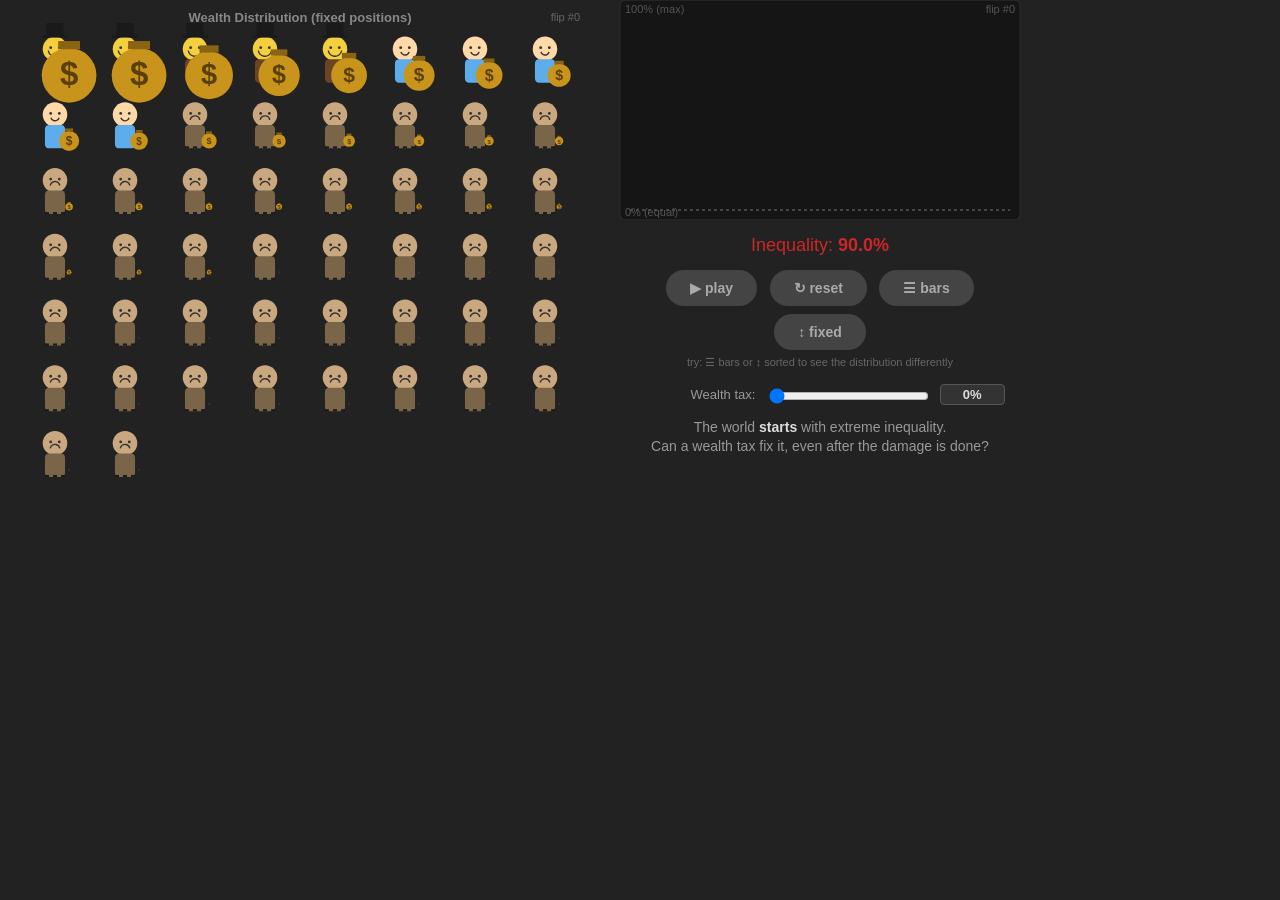
<file: play/automatic/auto_fix_unequal.html>
<!doctype html>
<html>
<head>
	<title>Yard Sale - Fix Existing Inequality</title>
	<link href="automatic.css" rel="stylesheet" type="text/css">
</head>
<body>
	<div id="container">
		<div id="main_area">
			<canvas id="canvas" width="600" height="500"></canvas>
		</div>
		<div id="stats">
			<canvas id="stats_canvas" width="400" height="220"></canvas>
			<div id="stats_text"></div>
			<div>
				<div class="btn" id="moving" onclick="START_SIM=!START_SIM; updateButtons()">&#x25B6; play</div>
				<div class="btn" id="reset_btn" onclick="reset()">&#x21BB; reset</div>
				<div class="btn" id="view_toggle" onclick="toggleView()">&#x2630; bars</div>
				<div class="btn" id="sort_toggle" onclick="toggleSort()">&#x2195; fixed</div>
			</div>
			<div class="view-hint">try: &#x2630; bars or &#x2195; sorted to see the distribution differently</div>
			<div id="controls">
				<div class="slider-row">
					<label>Wealth tax:</label>
					<input type="range" id="sl_tax" min="0" max="10" value="0" step="0.1" oninput="updateTax()">
					<input class="val" id="val_tax" value="0%" onchange="typedTax()" onkeydown="if(event.key==='Enter')this.blur()">
				</div>
			</div>
			<div id="info_text" style="margin-top:12px">
				The world <b style="color:#ddd">starts</b> with extreme inequality.<br>
				Can a wealth tax fix it, even after the damage is done?
			</div>
		</div>
	</div>
</body>
</html>

<script>
window.SIM_CONFIG = { numPeople: 50, wealthTax: 0, startingInequality: 90 };
</script>
<script src="../lib/Mouse.js"></script>
<script src="automatic.js"></script>
<script>
SPEED = 300;

function fmtNum(n) {
	if (n === Math.floor(n)) return n.toFixed(0);
	var s = n.toFixed(4);
	return s.replace(/0+$/, "").replace(/\.$/, "");
}

function updateTax() {
	WEALTH_TAX = parseFloat(document.getElementById("sl_tax").value) / 100;
	document.getElementById("val_tax").value = fmtNum(WEALTH_TAX * 100) + "%";
}

function typedTax() {
	var num = parseFloat(document.getElementById("val_tax").value);
	if (isNaN(num)) { updateTax(); return; }
	num = Math.max(0, Math.min(10, num));
	WEALTH_TAX = num / 100;
	document.getElementById("sl_tax").value = num;
	document.getElementById("val_tax").value = fmtNum(num) + "%";
}
</script>
</file>
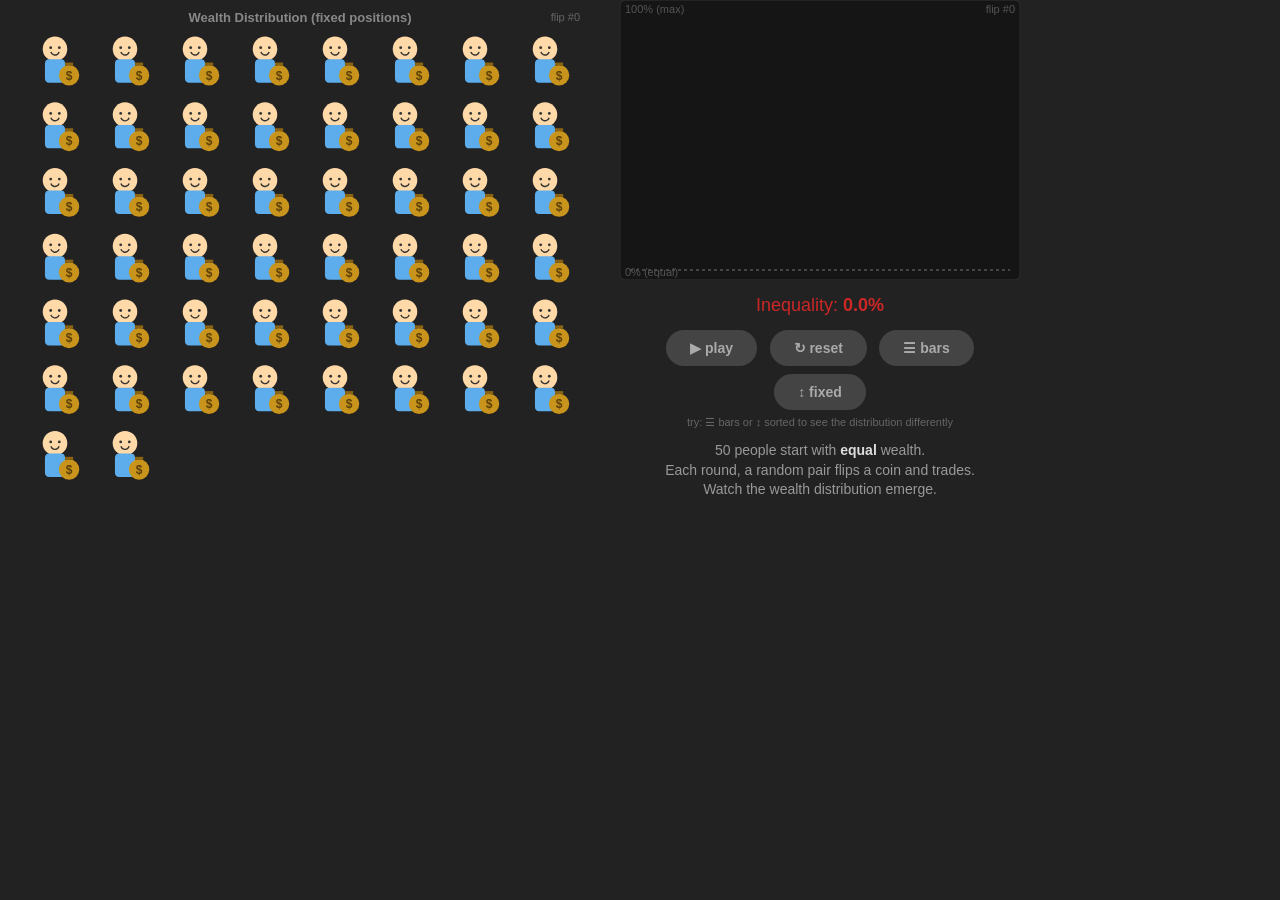
<file: play/automatic/auto_multi.html>
<!doctype html>
<html>
<head>
	<title>Yard Sale - Multi Person</title>
	<link href="automatic.css" rel="stylesheet" type="text/css">
</head>
<body>
	<div id="container">
		<div id="main_area">
			<canvas id="canvas" width="600" height="500"></canvas>
		</div>
		<div id="stats">
			<canvas id="stats_canvas" width="400" height="280"></canvas>
			<div id="stats_text"></div>
			<div>
				<div class="btn" id="moving" onclick="START_SIM=!START_SIM; updateButtons()">&#x25B6; play</div>
				<div class="btn" id="reset_btn" onclick="reset()">&#x21BB; reset</div>
				<div class="btn" id="view_toggle" onclick="toggleView()">&#x2630; bars</div>
				<div class="btn" id="sort_toggle" onclick="toggleSort()">&#x2195; fixed</div>
			</div>
			<div class="view-hint">try: &#x2630; bars or &#x2195; sorted to see the distribution differently</div>
			<div id="info_text" style="margin-top:12px">
				50 people start with <b style="color:#ddd">equal</b> wealth.<br>
				Each round, a random pair flips a coin and trades.<br>
				Watch the wealth distribution emerge.
			</div>
		</div>
	</div>
</body>
</html>

<script>
window.SIM_CONFIG = { numPeople: 50 };
</script>
<script src="../lib/Mouse.js"></script>
<script src="automatic.js"></script>
<script>
// Speed up for more people
SPEED = 300;
</script>
</file>
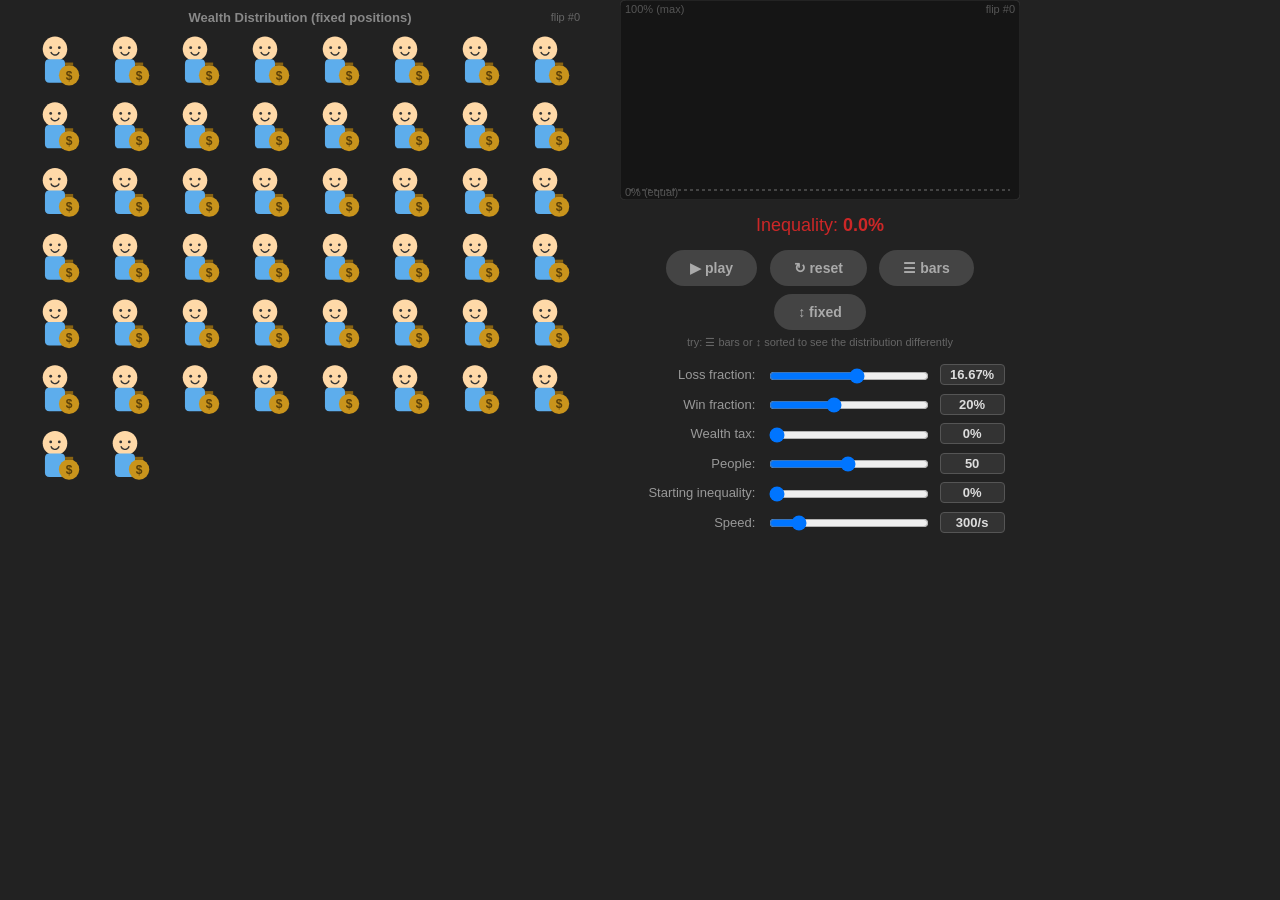
<file: play/automatic/auto_sandbox.html>
<!doctype html>
<html>
<head>
	<title>Yard Sale - Sandbox</title>
	<link href="automatic.css" rel="stylesheet" type="text/css">
</head>
<body>
	<div id="container">
		<div id="main_area">
			<canvas id="canvas" width="600" height="500"></canvas>
		</div>
		<div id="stats">
			<canvas id="stats_canvas" width="400" height="200"></canvas>
			<div id="stats_text"></div>
			<div>
				<div class="btn" id="moving" onclick="START_SIM=!START_SIM; updateButtons()">&#x25B6; play</div>
				<div class="btn" id="reset_btn" onclick="reset()">&#x21BB; reset</div>
				<div class="btn" id="view_toggle" onclick="toggleView()">&#x2630; bars</div>
				<div class="btn" id="sort_toggle" onclick="toggleSort()">&#x2195; fixed</div>
			</div>
			<div class="view-hint">try: &#x2630; bars or &#x2195; sorted to see the distribution differently</div>
			<div id="controls">
				<div class="slider-row">
					<label>Loss fraction:</label>
					<input type="range" id="sl_lose" min="0.1" max="30" value="16.67" step="0.1" oninput="sliderChanged('lose')">
					<input class="val" id="val_lose" value="16.67%" onchange="typedVal('lose')" onkeydown="if(event.key==='Enter')this.blur()">
				</div>
				<div class="slider-row">
					<label>Win fraction:</label>
					<input type="range" id="sl_win" min="0.1" max="50" value="20" step="0.1" oninput="sliderChanged('win')">
					<input class="val" id="val_win" value="20%" onchange="typedVal('win')" onkeydown="if(event.key==='Enter')this.blur()">
				</div>
				<div class="slider-row">
					<label>Wealth tax:</label>
					<input type="range" id="sl_tax" min="0" max="10" value="0" step="0.1" oninput="sliderChanged('tax')">
					<input class="val" id="val_tax" value="0%" onchange="typedVal('tax')" onkeydown="if(event.key==='Enter')this.blur()">
				</div>
				<div class="slider-row">
					<label>People:</label>
					<input type="range" id="sl_people" min="2" max="100" value="50" step="1" oninput="sliderChanged('people')">
					<input class="val" id="val_people" value="50" onchange="typedVal('people')" onkeydown="if(event.key==='Enter')this.blur()">
				</div>
				<div class="slider-row">
					<label>Starting inequality:</label>
					<input type="range" id="sl_ineq" min="0" max="100" value="0" step="1" oninput="sliderChanged('ineq')">
					<input class="val" id="val_ineq" value="0%" onchange="typedVal('ineq')" onkeydown="if(event.key==='Enter')this.blur()">
				</div>
				<div class="slider-row">
					<label>Speed:</label>
					<input type="range" id="sl_speed" min="1" max="2000" value="300" step="1" oninput="sliderChanged('speed')">
					<input class="val" id="val_speed" value="300/s" onchange="typedVal('speed')" onkeydown="if(event.key==='Enter')this.blur()">
				</div>
			</div>
		</div>
	</div>
</body>
</html>

<script>
window.SIM_CONFIG = { numPeople: 50, wealthTax: 0 };
</script>
<script src="../lib/Mouse.js"></script>
<script src="automatic.js"></script>
<script>
SPEED = 300;

// Format a number: drop trailing zeros but keep up to 4 decimal places
function fmtNum(n) {
	if (n === Math.floor(n)) return n.toFixed(0);
	var s = n.toFixed(4);
	return s.replace(/0+$/, "").replace(/\.$/, "");
}

function syncDisplay(which) {
	if (!which || which === "lose") document.getElementById("val_lose").value = fmtNum(LOSE_FRACTION * 100) + "%";
	if (!which || which === "win") document.getElementById("val_win").value = fmtNum(WIN_FRACTION * 100) + "%";
	if (!which || which === "tax") document.getElementById("val_tax").value = fmtNum(WEALTH_TAX * 100) + "%";
	if (!which || which === "people") document.getElementById("val_people").value = NUM_PEOPLE;
	if (!which || which === "ineq") document.getElementById("val_ineq").value = STARTING_INEQUALITY + "%";
	if (!which || which === "speed") document.getElementById("val_speed").value = SPEED + "/s";
}

function sliderChanged(which) {
	if (which === "lose") {
		LOSE_FRACTION = parseFloat(document.getElementById("sl_lose").value) / 100;
	} else if (which === "win") {
		WIN_FRACTION = parseFloat(document.getElementById("sl_win").value) / 100;
	} else if (which === "tax") {
		WEALTH_TAX = parseFloat(document.getElementById("sl_tax").value) / 100;
	} else if (which === "people") {
		var peopleVal = parseInt(document.getElementById("sl_people").value);
		if (peopleVal !== NUM_PEOPLE) {
			NUM_PEOPLE = peopleVal;
			SHOW_BAR_CHART = NUM_PEOPLE > 2;
			reset();
		}
	} else if (which === "ineq") {
		STARTING_INEQUALITY = parseInt(document.getElementById("sl_ineq").value);
		reset();
	} else if (which === "speed") {
		SPEED = parseInt(document.getElementById("sl_speed").value);
	}
	syncDisplay(which);
}

function typedVal(which) {
	var raw = document.getElementById("val_" + which).value;
	var num = parseFloat(raw);
	if (isNaN(num)) { syncDisplay(which); return; }

	if (which === "lose") {
		num = Math.max(0.01, Math.min(50, num));
		LOSE_FRACTION = num / 100;
		document.getElementById("sl_lose").value = num;
	} else if (which === "win") {
		num = Math.max(0.01, Math.min(50, num));
		WIN_FRACTION = num / 100;
		document.getElementById("sl_win").value = num;
	} else if (which === "tax") {
		num = Math.max(0, Math.min(10, num));
		WEALTH_TAX = num / 100;
		document.getElementById("sl_tax").value = num;
	} else if (which === "people") {
		num = Math.max(2, Math.min(200, Math.round(num)));
		NUM_PEOPLE = num;
		SHOW_BAR_CHART = NUM_PEOPLE > 2;
		document.getElementById("sl_people").value = Math.min(num, 100);
		reset();
	} else if (which === "ineq") {
		num = Math.max(0, Math.min(100, Math.round(num)));
		STARTING_INEQUALITY = num;
		document.getElementById("sl_ineq").value = num;
		reset();
	} else if (which === "speed") {
		num = Math.max(1, Math.min(100000, Math.round(num)));
		SPEED = num;
		document.getElementById("sl_speed").value = Math.min(num, 2000);
	}
	syncDisplay(which);
}
</script>
</file>
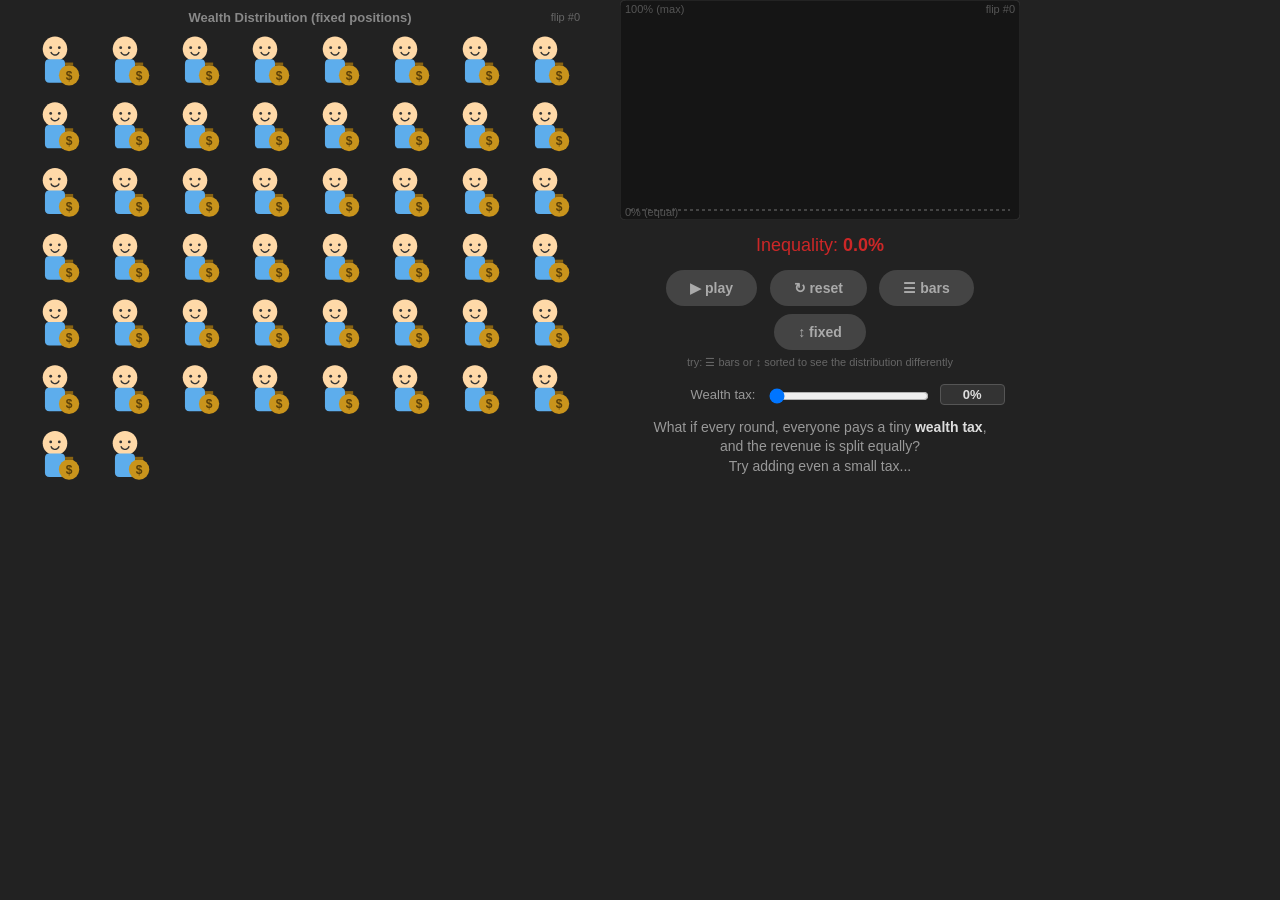
<file: play/automatic/auto_tax.html>
<!doctype html>
<html>
<head>
	<title>Yard Sale - Wealth Tax</title>
	<link href="automatic.css" rel="stylesheet" type="text/css">
</head>
<body>
	<div id="container">
		<div id="main_area">
			<canvas id="canvas" width="600" height="500"></canvas>
		</div>
		<div id="stats">
			<canvas id="stats_canvas" width="400" height="220"></canvas>
			<div id="stats_text"></div>
			<div>
				<div class="btn" id="moving" onclick="START_SIM=!START_SIM; updateButtons()">&#x25B6; play</div>
				<div class="btn" id="reset_btn" onclick="reset()">&#x21BB; reset</div>
				<div class="btn" id="view_toggle" onclick="toggleView()">&#x2630; bars</div>
				<div class="btn" id="sort_toggle" onclick="toggleSort()">&#x2195; fixed</div>
			</div>
			<div class="view-hint">try: &#x2630; bars or &#x2195; sorted to see the distribution differently</div>
			<div id="controls">
				<div class="slider-row">
					<label>Wealth tax:</label>
					<input type="range" id="sl_tax" min="0" max="10" value="0" step="0.1" oninput="updateTax()">
					<input class="val" id="val_tax" value="0%" onchange="typedTax()" onkeydown="if(event.key==='Enter')this.blur()">
				</div>
			</div>
			<div id="info_text" style="margin-top:12px">
				What if every round, everyone pays a tiny <b style="color:#ddd">wealth tax</b>,<br>
				and the revenue is split equally?<br>
				Try adding even a small tax...
			</div>
		</div>
	</div>
</body>
</html>

<script>
window.SIM_CONFIG = { numPeople: 50, wealthTax: 0 };
</script>
<script src="../lib/Mouse.js"></script>
<script src="automatic.js"></script>
<script>
SPEED = 300;

function fmtNum(n) {
	if (n === Math.floor(n)) return n.toFixed(0);
	var s = n.toFixed(4);
	return s.replace(/0+$/, "").replace(/\.$/, "");
}

function updateTax() {
	WEALTH_TAX = parseFloat(document.getElementById("sl_tax").value) / 100;
	document.getElementById("val_tax").value = fmtNum(WEALTH_TAX * 100) + "%";
}

function typedTax() {
	var num = parseFloat(document.getElementById("val_tax").value);
	if (isNaN(num)) { updateTax(); return; }
	num = Math.max(0, Math.min(10, num));
	WEALTH_TAX = num / 100;
	document.getElementById("sl_tax").value = num;
	document.getElementById("val_tax").value = fmtNum(num) + "%";
}
</script>
</file>
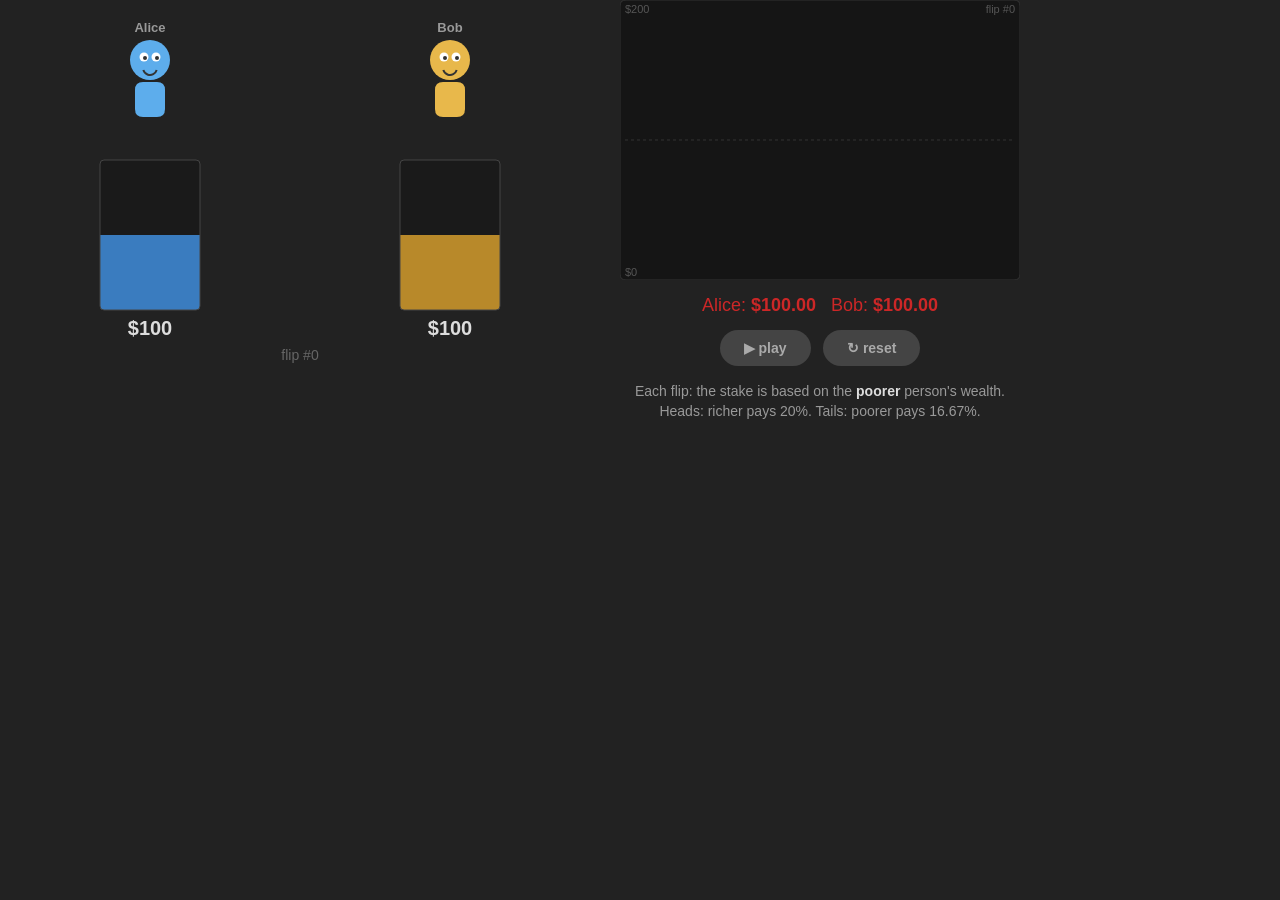
<file: play/automatic/auto_two.html>
<!doctype html>
<html>
<head>
	<title>Yard Sale - Two Person Auto</title>
	<link href="automatic.css" rel="stylesheet" type="text/css">
</head>
<body>
	<div id="container">
		<div id="main_area">
			<canvas id="canvas" width="600" height="400"></canvas>
		</div>
		<div id="stats">
			<canvas id="stats_canvas" width="400" height="280"></canvas>
			<div id="stats_text"></div>
			<div>
				<div class="btn" id="moving" onclick="START_SIM=!START_SIM; updateButtons()">&#x25B6; play</div>
				<div class="btn" id="reset_btn" onclick="reset()">&#x21BB; reset</div>
			</div>
			<div id="info_text" style="margin-top:12px">
				Each flip: the stake is based on the <b style="color:#ddd">poorer</b> person's wealth.<br>
				Heads: richer pays 20%. Tails: poorer pays 16.67%.
			</div>
		</div>
	</div>
</body>
</html>

<script>
window.SIM_CONFIG = { numPeople: 2 };
</script>
<script src="../lib/Mouse.js"></script>
<script src="automatic.js"></script>
</file>
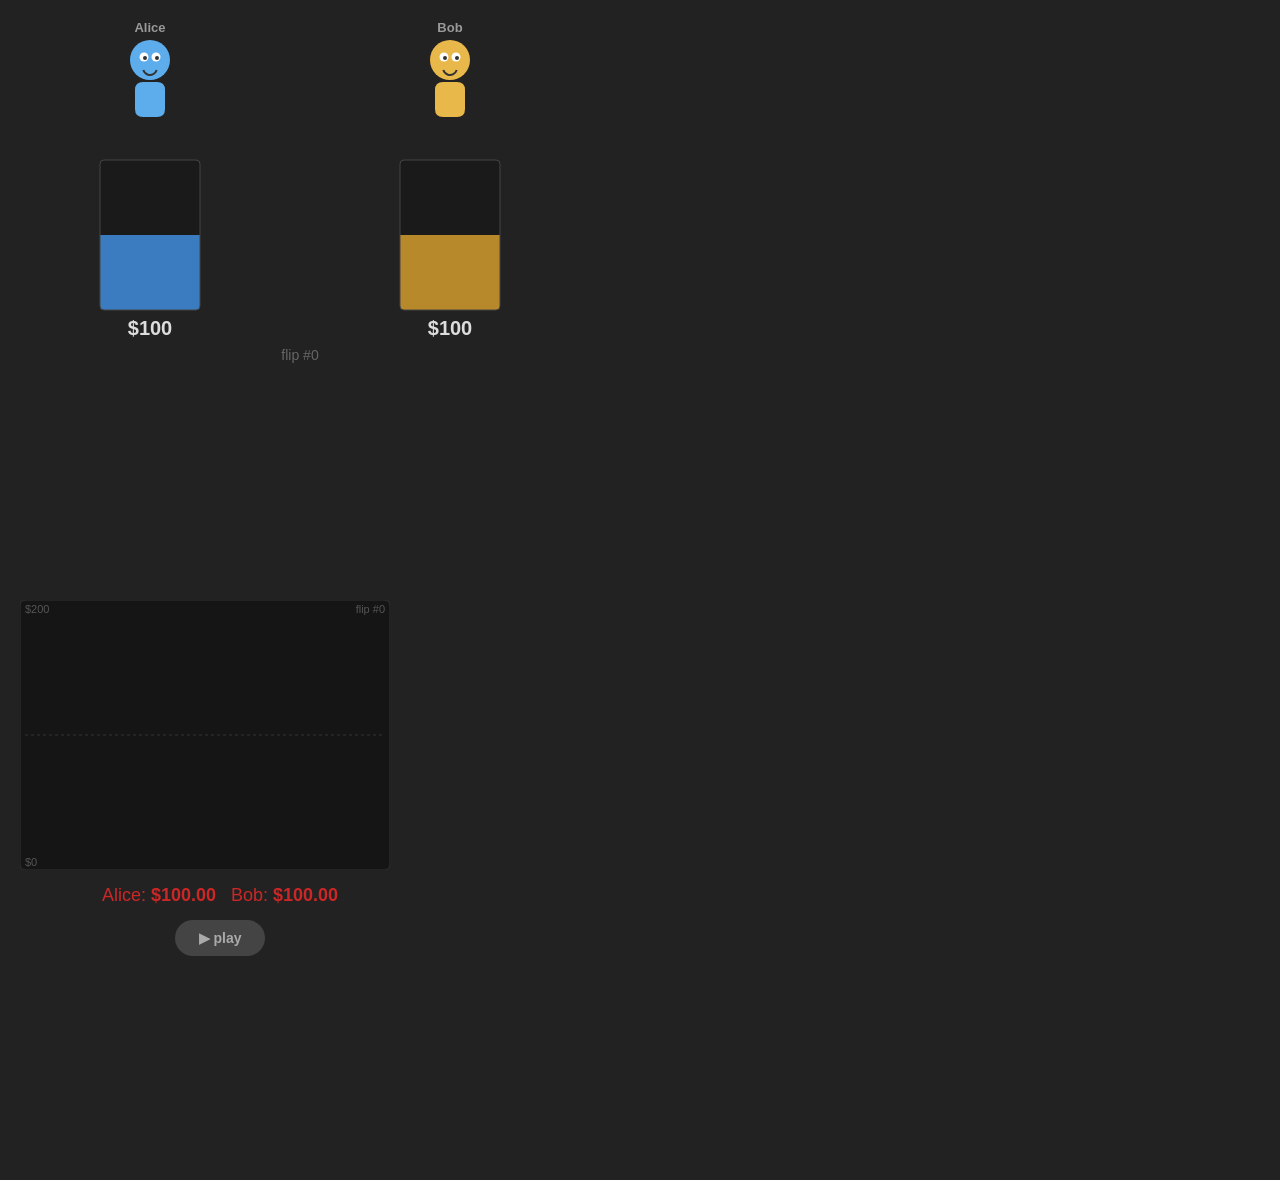
<file: play/automatic/automatic.html>
<!doctype html>
<html>
<head>
	<title>Automatic Simulation</title>
	<link href="automatic.css" rel="stylesheet" type="text/css">
</head>
<body>
	<div id="container">
		<canvas id="canvas" width="600" height="600"></canvas>
		<div id="stats">

			<div id="stats_canvas_container">
				<canvas id="stats_canvas" width="370" height="270"></canvas>
				<div id="stats_text"></div>
			</div>

			<div class="ui" id="moving" onclick="START_SIM=!START_SIM; doneBuffer = 60; window.writeStats()"></div>
			<div class="ui" id="reset" onclick="reset()" style="margin-left:9px"></div>
		</div>
	</div>
</body>
</html>

<script src="../lib/Mouse.js"></script>
<script src="automatic.js"></script>
</file>
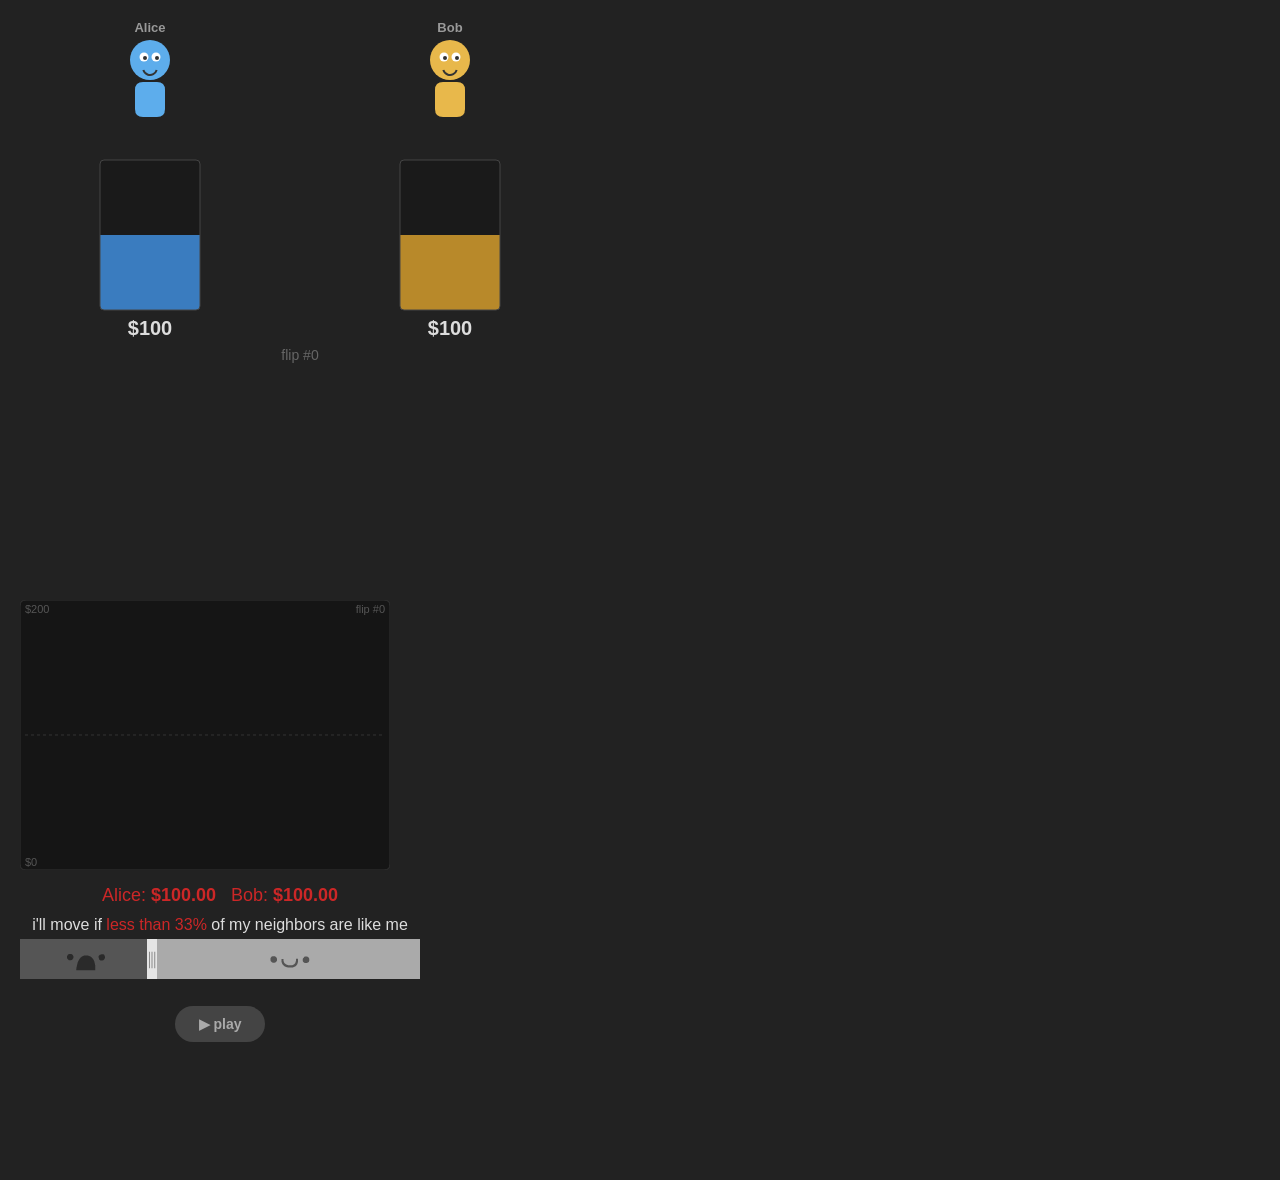
<file: play/automatic/automatic2.html>
<!doctype html>
<html>
<head>
	<title>Automatic Simulation - Change Bias</title>
	<link href="automatic.css" rel="stylesheet" type="text/css">
	<link href="doubleslider.css" rel="stylesheet" type="text/css">
</head>
<body>
	<div id="container">
		<canvas id="canvas" width="600" height="600"></canvas>
		<div id="stats">

			<div id="stats_canvas_container">
				<canvas id="stats_canvas" width="370" height="270"></canvas>
				<div id="stats_text"></div>
			</div>

			i'll move if <span class="highlight">less than <span id="bias_text">33%</span></span> of my neighbors are like me
			<br>
			<div id="slider"></div>
			<br>

			<div class="ui" id="moving" onclick="START_SIM=!START_SIM; doneBuffer = 60; window.writeStats()"></div>
			<div class="ui" id="reset" onclick="reset()" style="margin-left:9px"></div>
		</div>
	</div>
	
	

</body>
</html>

<script src="../lib/Mouse.js"></script>
<script src="automatic.js"></script>
<script src="doubleslider.js"></script>
<script>
var bias_text = document.getElementById("bias_text");

var whatever = new DoubleSlider(document.getElementById("slider"),{
	backgrounds:[
		{color:"#555",icon:"ds_sad.png"},
		{color:"#aaa",icon:"ds_happy.png"},
		{color:"#2095dc",icon:"ds_sad.png"}
	],
	values:[0.33,1.02],
	onChange:function(values){
		
		window.BIAS = values[0];

		// Write stats
		START_SIM = false;
		window.writeStats();
		bias_text.innerHTML = Math.round(window.BIAS*100)+"%";

	}
});

//window.IS_IN_SIGHT = true;

</script>
</file>
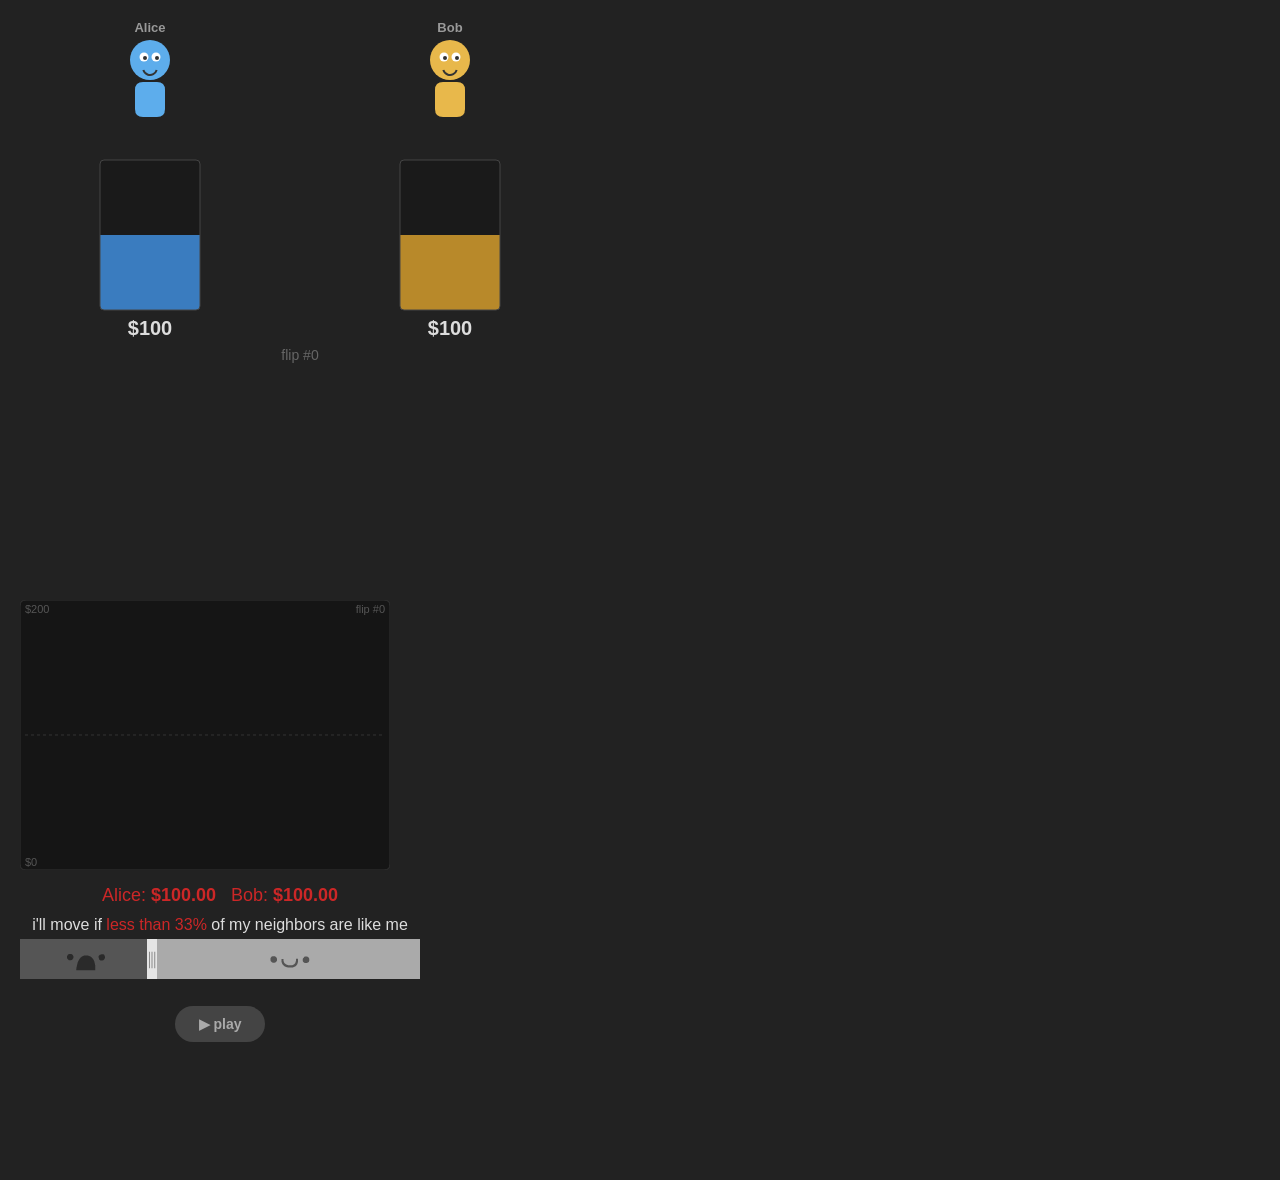
<file: play/automatic/automatic3.html>
<!doctype html>
<html>
<head>
	<title>Automatic Simulation - Start Biased</title>
	<link href="automatic.css" rel="stylesheet" type="text/css">
	<link href="doubleslider.css" rel="stylesheet" type="text/css">
</head>
<body>
	<div id="container">
		<canvas id="canvas" width="600" height="600"></canvas>
		<div id="stats">

			<div id="stats_canvas_container">
				<canvas id="stats_canvas" width="370" height="270"></canvas>
				<div id="stats_text"></div>
			</div>

			i'll move if <span class="highlight">less than <span id="bias_text">33%</span></span> of my neighbors are like me
			<br>
			<div id="slider"></div>
			<br>

			<div class="ui" id="moving" onclick="START_SIM=!START_SIM; doneBuffer = 60; window.writeStats()"></div>
			<div class="ui" id="reset" onclick="reset()" style="margin-left:9px"></div>
		</div>
	</div>
</body>
</html>

<script src="../lib/Mouse.js"></script>
<script src="automatic.js"></script>
<script src="automatic_start_segregated.js"></script>
<script src="doubleslider.js"></script>
<script>
doneBuffer=-1;

var bias_text = document.getElementById("bias_text");

var whatever = new DoubleSlider(document.getElementById("slider"),{
	backgrounds:[
		{color:"#555",icon:"ds_sad.png"},
		{color:"#aaa",icon:"ds_happy.png"},
		{color:"#2095dc",icon:"ds_sad.png"}
	],
	values:[0.33,1.02],
	onChange:function(values){
		
		window.BIAS = values[0];

		// Write stats
		START_SIM = false;
		window.writeStats();
		bias_text.innerHTML = Math.round(window.BIAS*100)+"%";

	}
});

</script>
</file>
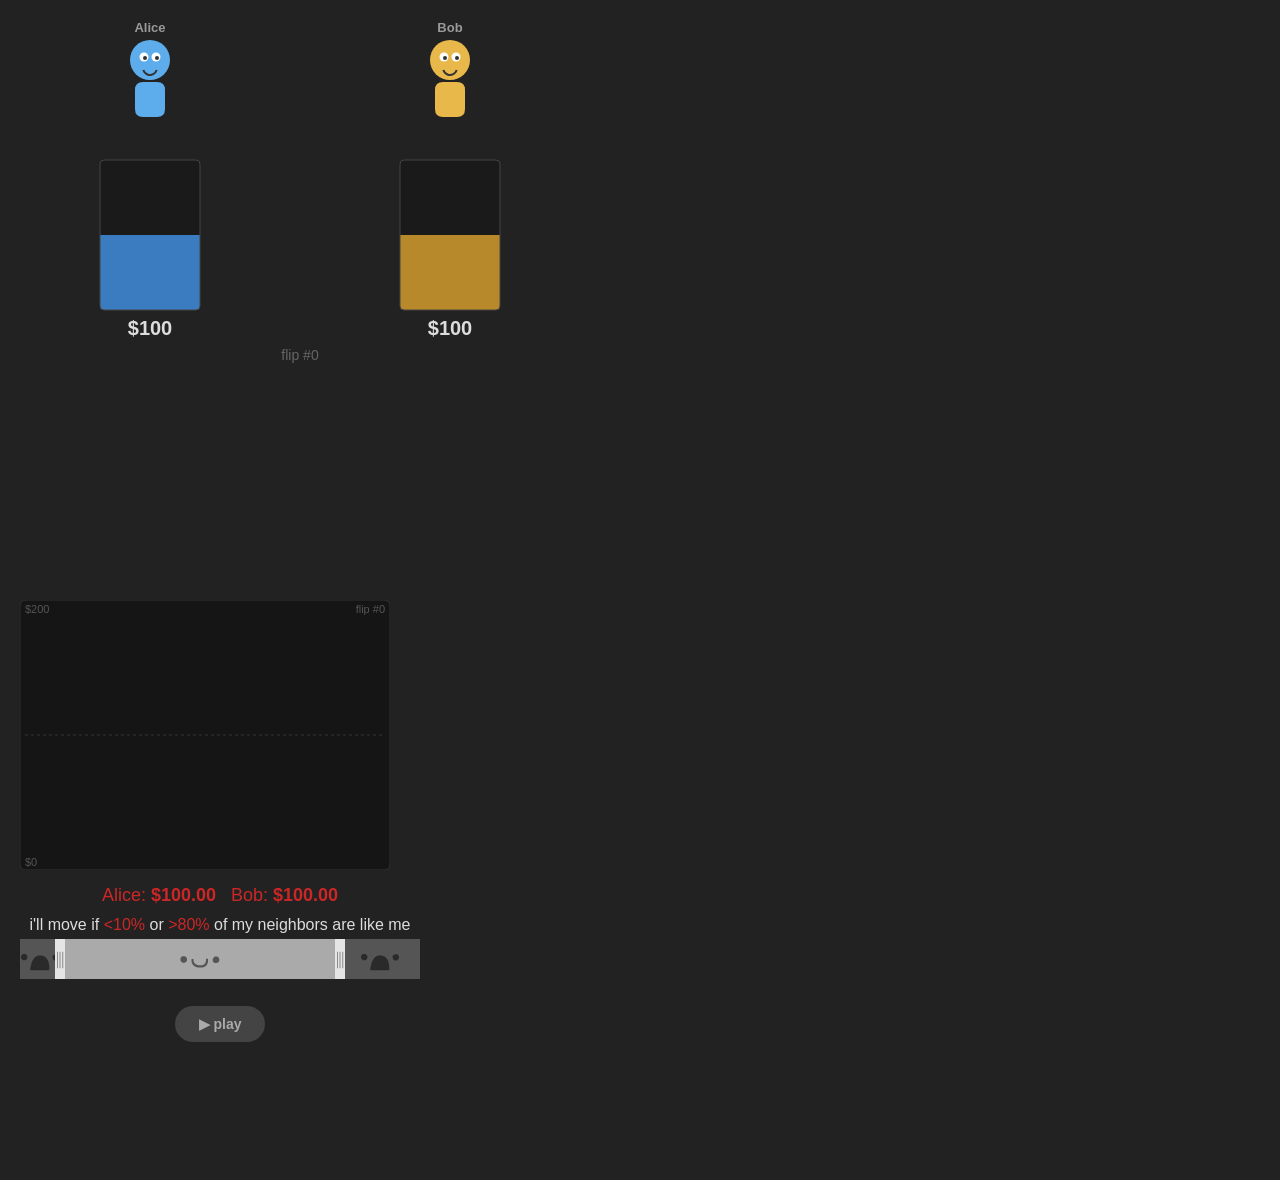
<file: play/automatic/automatic4.html>
<!doctype html>
<html>
<head>
	<title>Automatic Simulation - Nonconformity</title>
	<link href="automatic.css" rel="stylesheet" type="text/css">
	<link href="doubleslider.css" rel="stylesheet" type="text/css">
</head>
<body>
	<div id="container">
		<canvas id="canvas" width="600" height="600"></canvas>
		<div id="stats">

			<div id="stats_canvas_container">
				<canvas id="stats_canvas" width="370" height="270"></canvas>
				<div id="stats_text"></div>
			</div>

			i'll move if <span class="highlight">&lt;<span id="bias_text">33%</span></span> 
			or <span class="highlight">&gt;<span id="nonconform_text">100%</span></span> of my neighbors are like me
			<br>
			<div id="slider"></div>
			<br>

			<div class="ui" id="moving" onclick="START_SIM=!START_SIM; doneBuffer = 60; window.writeStats()"></div>
			<div class="ui" id="reset" onclick="reset()" style="margin-left:9px"></div>
		</div>
	</div>
</body>
</html>

<script src="../lib/Mouse.js"></script>
<script src="automatic.js"></script>
<script src="automatic_start_segregated.js"></script>
<script src="doubleslider.js"></script>
<script>
doneBuffer=-1;

var bias_text = document.getElementById("bias_text");
var nonconform_text = document.getElementById("nonconform_text");

var whatever = new DoubleSlider(document.getElementById("slider"),{
	backgrounds:[
		{color:"#555",icon:"ds_sad.png"},
		{color:"#aaa",icon:"ds_happy.png"},
		{color:"#555",icon:"ds_sad.png"}
	],
	values:[0.10,0.80],
	onChange:function(values){
		
		window.BIAS = values[0];
		window.NONCONFORM = values[1];

		// Write stats
		START_SIM = false;
		window.writeStats();
		bias_text.innerHTML = Math.round(window.BIAS*100)+"%";
		nonconform_text.innerHTML = Math.round(window.NONCONFORM*100)+"%";

	}
});

</script>
</file>
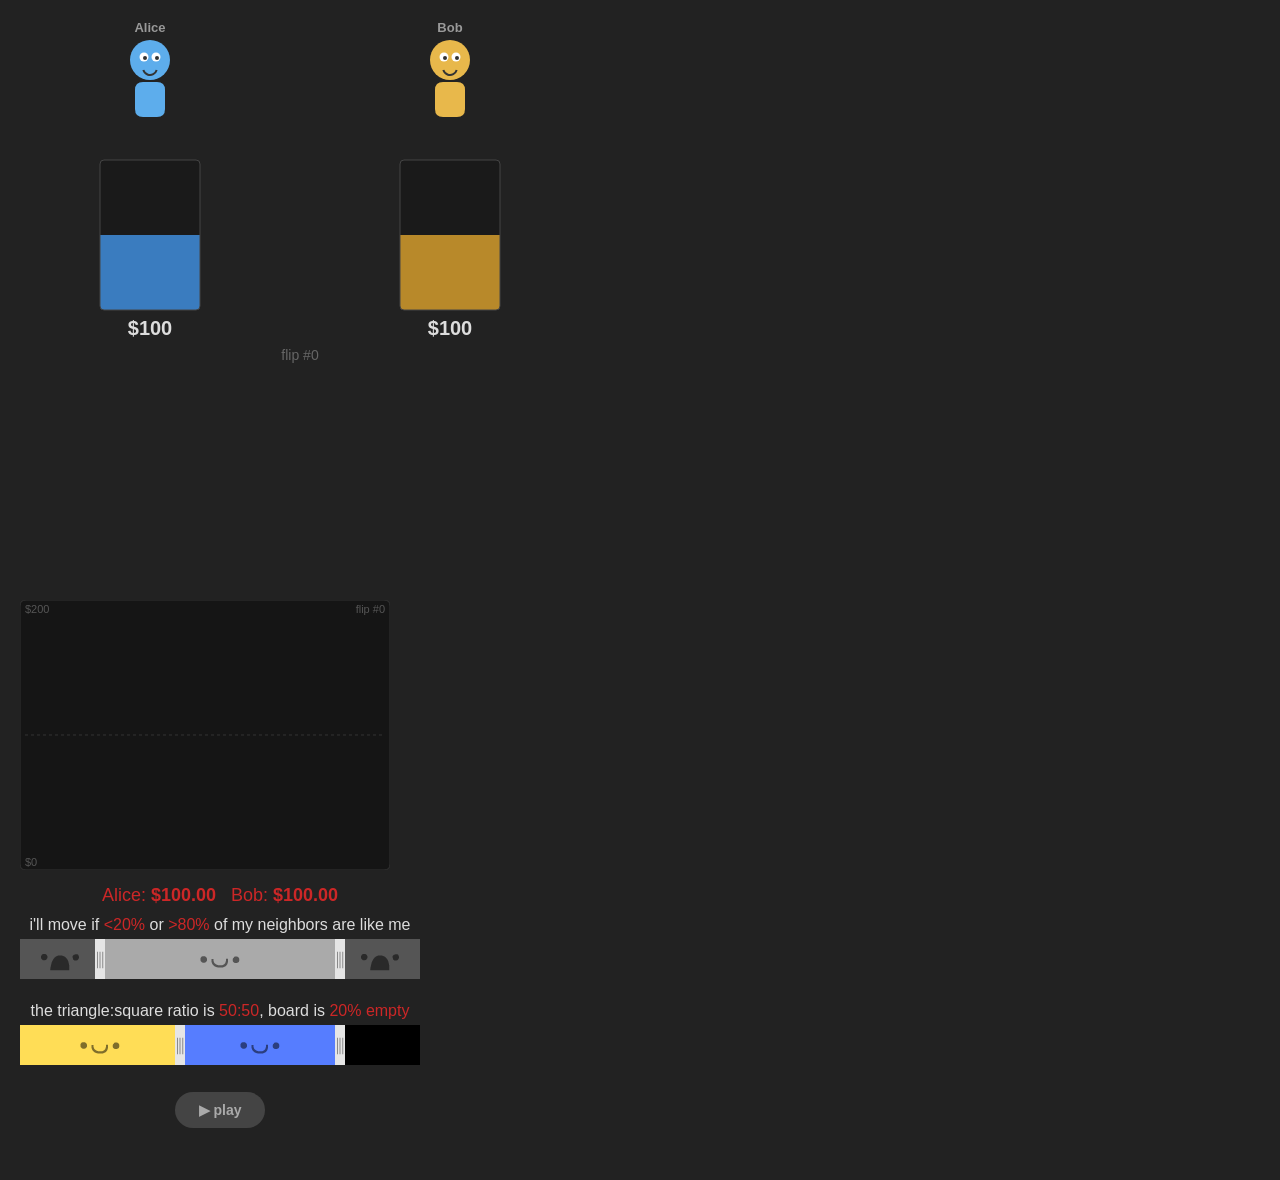
<file: play/automatic/automatic_sandbox.html>
<!doctype html>
<html>
<head>
	<title>Automatic Simulation - SANDBOX</title>
	<link href="automatic.css" rel="stylesheet" type="text/css">
	<link href="doubleslider.css" rel="stylesheet" type="text/css">
	<style type="text/css">
	input{
		margin-bottom: 15px;
	}
	</style>
</head>
<body>
	<div id="container">
		<canvas id="canvas" width="600" height="600"></canvas>
		<div id="stats">

			<div id="stats_canvas_container">
				<canvas id="stats_canvas" width="370" height="270"></canvas>
				<div id="stats_text"></div>
			</div>

			i'll move if <span class="highlight">&lt;<span id="bias_text">33%</span></span> 
			or <span class="highlight">&gt;<span id="nonconform_text">100%</span></span> of my neighbors are like me
			<br>
			<div id="slider"></div>
			<br>

			the triangle:square ratio is
			<span class="highlight"><span id="ratio_text_triangles">40</span>:<span id="ratio_text_squares">40</span></span>,
			board is
			<span class="highlight" id="empty_text">20% empty</span>
			<br>
			<div id="slider2"></div>
			<br>

			<div class="ui" id="moving" onclick="START_SIM=!START_SIM; doneBuffer = 60; window.writeStats()"></div>
			<div class="ui" id="reset" onclick="reset()" style="margin-left:9px"></div>

		</div>
	</div>
</body>
</html>

<script src="../lib/Mouse.js"></script>
<script src="automatic.js"></script>
<script src="doubleslider.js"></script>
<script>
window.PICK_UP_ANYONE = true;

var bias_text = document.getElementById("bias_text");
var nonconform_text = document.getElementById("nonconform_text");

var whatever = new DoubleSlider(document.getElementById("slider"),{
	backgrounds:[
		{color:"#555",icon:"ds_sad.png"},
		{color:"#aaa",icon:"ds_happy.png"},
		{color:"#555",icon:"ds_sad.png"}
	],
	values:[0.20,0.80],
	onChange:function(values){
		
		window.BIAS = values[0];
		window.NONCONFORM = values[1];

		// Write stats
		START_SIM = false;
		window.writeStats();
		bias_text.innerHTML = Math.round(window.BIAS*100)+"%";
		nonconform_text.innerHTML = Math.round(window.NONCONFORM*100)+"%";

	}
});

var whatever = new DoubleSlider(document.getElementById("slider2"),{
	backgrounds:[
		{color:"#FFDD56",icon:"ds_happy.png"},
		{color:"#567DFF",icon:"ds_happy.png"},
		{color:"#000",icon:"ds_sad.png"}
	],
	values:[0.40,0.80],
	onChange:function(values){

		// Actual values
		var VALUE_1 = values[0];
		var VALUE_2 = values[1];
		window.EMPTINESS = 1-VALUE_2;
		window.RATIO_TRIANGLES = VALUE_1/VALUE_2;
		window.RATIO_SQUARES = (VALUE_2-VALUE_1)/VALUE_2;

		// Write stats
		START_SIM = false;
		document.getElementById("ratio_text_triangles").innerHTML = Math.round(window.RATIO_TRIANGLES*100);
		document.getElementById("ratio_text_squares").innerHTML = Math.round(window.RATIO_SQUARES*100);
		document.getElementById("empty_text").innerHTML = Math.round(window.EMPTINESS*100)+"% empty";

	},
	onLetGo:function(){
		reset();
	}
});

</script>
</file>
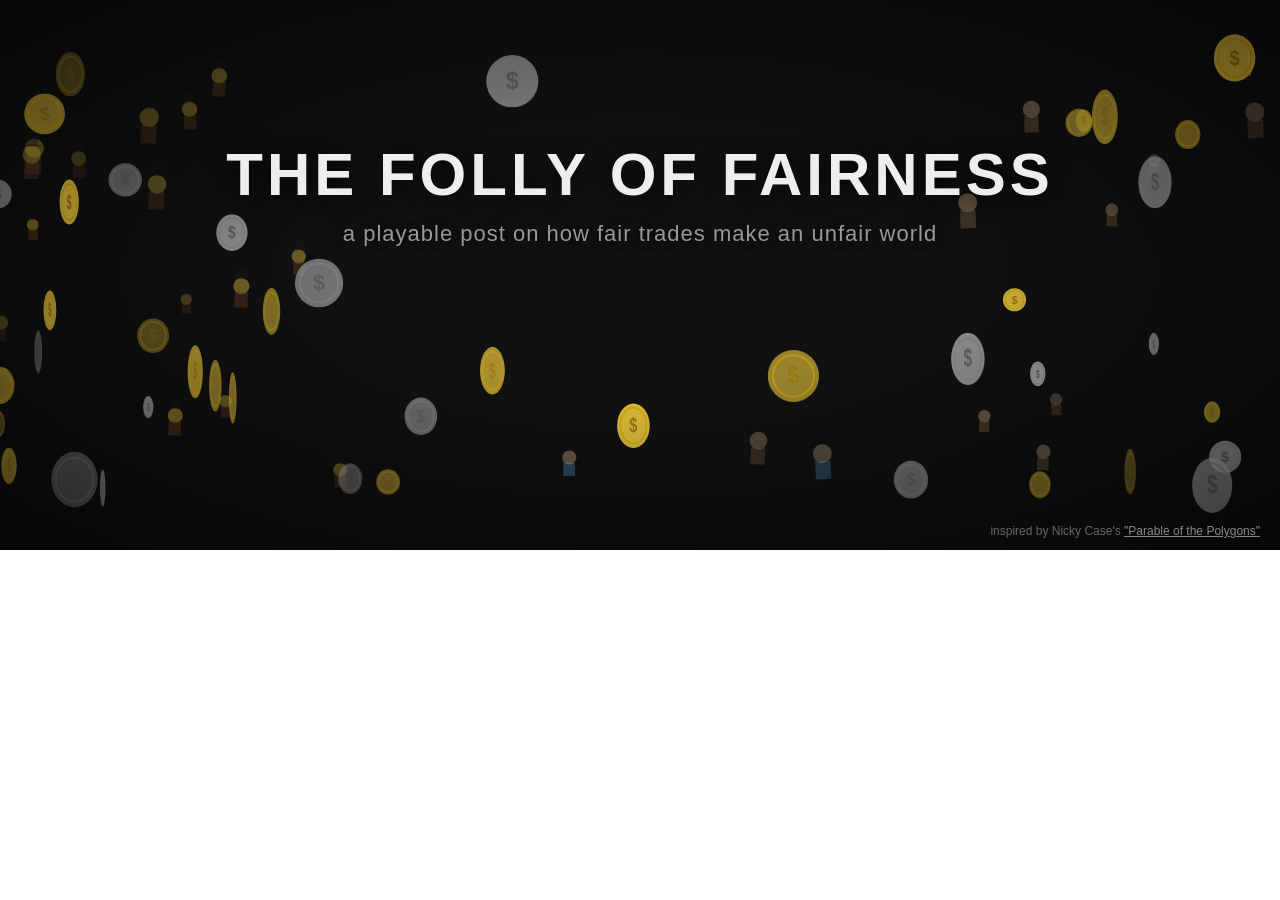
<file: play/intro/intro.html>
<!doctype html>
<html>
<head>
	<style>
	body{
		margin:0;
		font-family: sans-serif;
		font-weight: 100;
		overflow: hidden;
	}
	#intro{
		width:1280px; height:550px; background:#111; position:relative; overflow:hidden;
	}
	#intro_text{
		color: #ddd;
		text-align: center;
		width: 100%;
		position: absolute;
		top: 140px;
		z-index: 10;
		pointer-events: none;
	}
	#intro_title{
		font-size: 60px;
		font-weight: bold;
		letter-spacing: 4px;
		color: #eee;
		text-shadow: 0 2px 20px rgba(0,0,0,0.8);
	}
	#intro_subtitle{
		font-size: 22px;
		color: #999;
		margin-top: 12px;
		letter-spacing: 1px;
		text-shadow: 0 1px 10px rgba(0,0,0,0.8);
	}
	/* Gradient vignette overlay */
	#intro_vignette{
		position: absolute;
		top: 0; left: 0;
		width: 100%; height: 100%;
		background: radial-gradient(ellipse at center, transparent 30%, rgba(0,0,0,0.6) 100%);
		pointer-events: none;
		z-index: 5;
	}
	#intro_credit{
		position: absolute;
		bottom: 12px;
		right: 20px;
		font-size: 12px;
		color: #666;
		z-index: 10;
		text-align: right;
	}
	#intro_credit a{
		color: #888;
	}
	#intro_credit a:hover{
		color: #bbb;
	}
	</style>
</head>
<body>
	<div id="intro">
		<canvas id="canvas" width="1280" height="550" style="position:absolute;top:0;left:0"></canvas>
		<div id="intro_vignette"></div>
		<div id="intro_text">
			<div id="intro_title">THE FOLLY OF FAIRNESS</div>
			<div id="intro_subtitle">a playable post on how fair trades make an unfair world</div>
		</div>
		<div id="intro_credit">
			inspired by Nicky Case's <a href="https://ncase.me/polygons/" target="_blank">"Parable of the Polygons"</a>
		</div>
	</div>
</body>
</html>
<script src="intro.js"></script>
</file>
<file: css/index.css>
body{

	margin:0;
	background: #eee;

	font-family: sans-serif;
	font-size: 22px;
	font-weight: 100;
	line-height: 30px;

	min-width:1100px;
	background-repeat: no-repeat;

	overflow-x:hidden;
	color: #222;

}

a{
	color: #4a9;
}
a:hover{
	color: #6cb;
}
b, strong{
	font-weight: bold;
}

#intro_container{
	width:100%; height:550px;
	overflow: hidden;
	position: relative;
	background: #111;
}
#intro{
	position: absolute;
	width:0; height:0;
	margin: auto;
	top:0; bottom:0; left:0; right:0;
}
#intro > #intro_background{
	display: block;
	position: absolute;
	left:-640px; top:-275px;
	width:1280px; height:550px;
	border: none;
}

.chapter{
	margin: 50px auto;
	width:800px;
}
.playable{
	width: 100%;
	background: #222;
	overflow: hidden;
}
.playable iframe{
	display: block;
	margin: 25px auto;
	border: none;
}
iframe[embedded]{
	overflow: hidden;
	border: none;
	margin:40px;
}

.instruction{
	text-align:center; font-weight:bold; font-size:25px
}
</file>
<file: translator/fonts/ostrich-sans.css>
@font-face {
	font-family: 'Ostrich Sans';
	src: url('ostrich-sans-regular.woff');
}
@font-face {
	font-family: 'Ostrich Sans Black';
	src: url('ostrich-sans-black.woff');
}
@font-face {
	font-family: 'Ostrich Sans Light';
	src: url('ostrich-sans-light.woff');
}
</file>
<file: play/automatic/automatic.css>
body {
	margin: 0;
	overflow: hidden;
	background: #222;
	font-family: sans-serif;
	font-size: 1.5em;
	font-weight: 100;
	color: #ddd;
}
div {
	-webkit-user-select: none;
	-moz-user-select: none;
	-ms-user-select: none;
	user-select: none;
}
#container {
	position: relative;
	width: 1030px;
	height: 580px;
}
#main_area {
	float: left;
	width: 600px;
	height: 100%;
}
#canvas {
	display: block;
}
#stats {
	width: 400px;
	height: 100%;
	float: left;
	margin-left: 20px;
	font-size: 16px;
	text-align: center;
}
#stats_canvas {
	display: block;
	margin-bottom: 15px;
}
#stats_text {
	color: #cc2727;
	font-size: 18px;
	margin-bottom: 10px;
}
#info_text {
	color: #999;
	font-size: 14px;
	margin-bottom: 10px;
	line-height: 1.4;
}

.view-hint {
	color: #666;
	font-size: 11px;
	margin-top: 2px;
	margin-bottom: 4px;
}

/* Buttons */
.btn {
	display: inline-block;
	padding: 10px 24px;
	background: #444;
	border-radius: 20px;
	cursor: pointer;
	color: #aaa;
	font-size: 14px;
	font-weight: bold;
	font-family: sans-serif;
	margin: 4px;
	position: relative;
	box-shadow: 0 0 0 rgba(0, 0, 0, 0);
	transition: box-shadow 0.1s linear, background 0.1s linear, color 0.1s linear;
}
.btn:hover {
	background: #555;
	color: #ddd;
	box-shadow: 0 4px 8px rgba(0, 0, 0, 0.4);
}
.btn:active {
	background: #3a3a3a;
	box-shadow: inset 0 2px 4px rgba(0, 0, 0, 0.4);
}
.btn.active {
	background: #5a5;
	color: #fff;
}

/* Slider area */
#controls {
	margin-top: 15px;
	text-align: center;
}
.slider-row {
	margin: 8px 0;
	font-size: 13px;
	color: #999;
}
.slider-row label {
	display: inline-block;
	width: 120px;
	text-align: right;
	margin-right: 8px;
}
.slider-row input[type=range] {
	width: 160px;
	vertical-align: middle;
}
.slider-row .val {
	display: inline-block;
	width: 55px;
	text-align: center;
	margin-left: 5px;
	color: #ddd;
	font-weight: bold;
	background: #333;
	border: 1px solid #555;
	border-radius: 4px;
	padding: 2px 4px;
	font-size: 13px;
	font-family: sans-serif;
	outline: none;
	-webkit-user-select: text;
	-moz-user-select: text;
	-ms-user-select: text;
	user-select: text;
}
.slider-row .val:focus {
	border-color: #5dadec;
	background: #3a3a3a;
}

span.highlight {
	color: #cc2727;
}
</file>
<file: play/automatic/doubleslider.css>
.ds{
	width:400px;
	height:40px;
	position: relative;
	overflow:hidden;
	margin: 5px 0;
}
.ds > div{
	position: absolute;
	height: 100%;
}
.ds > div.ds_bg{
	height:100%;
	background-repeat:no-repeat;
	background-position: 50% 50%;
}
.ds > div.ds_slider{
	width:10px;
	background: url(ds_slider.png);
	background-position: 0px -5px;
	cursor: col-resize;
}
</file>
